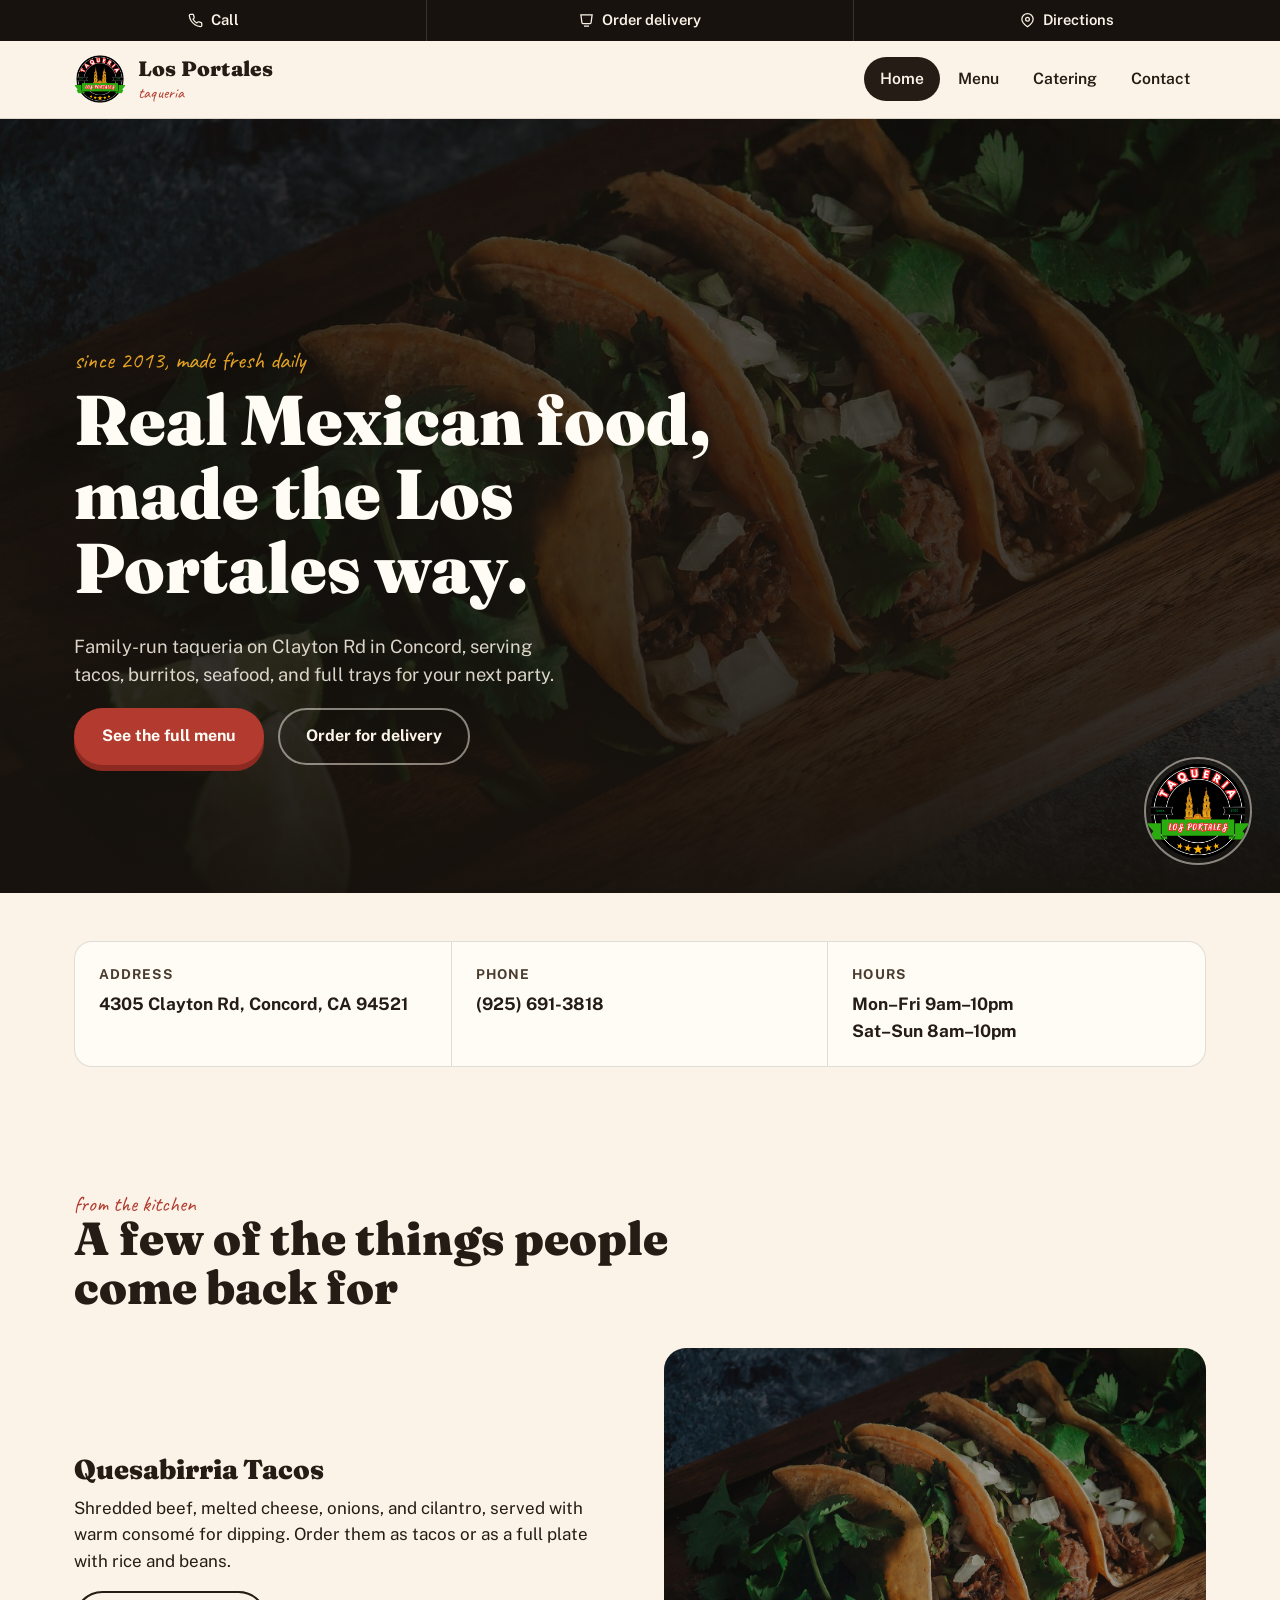
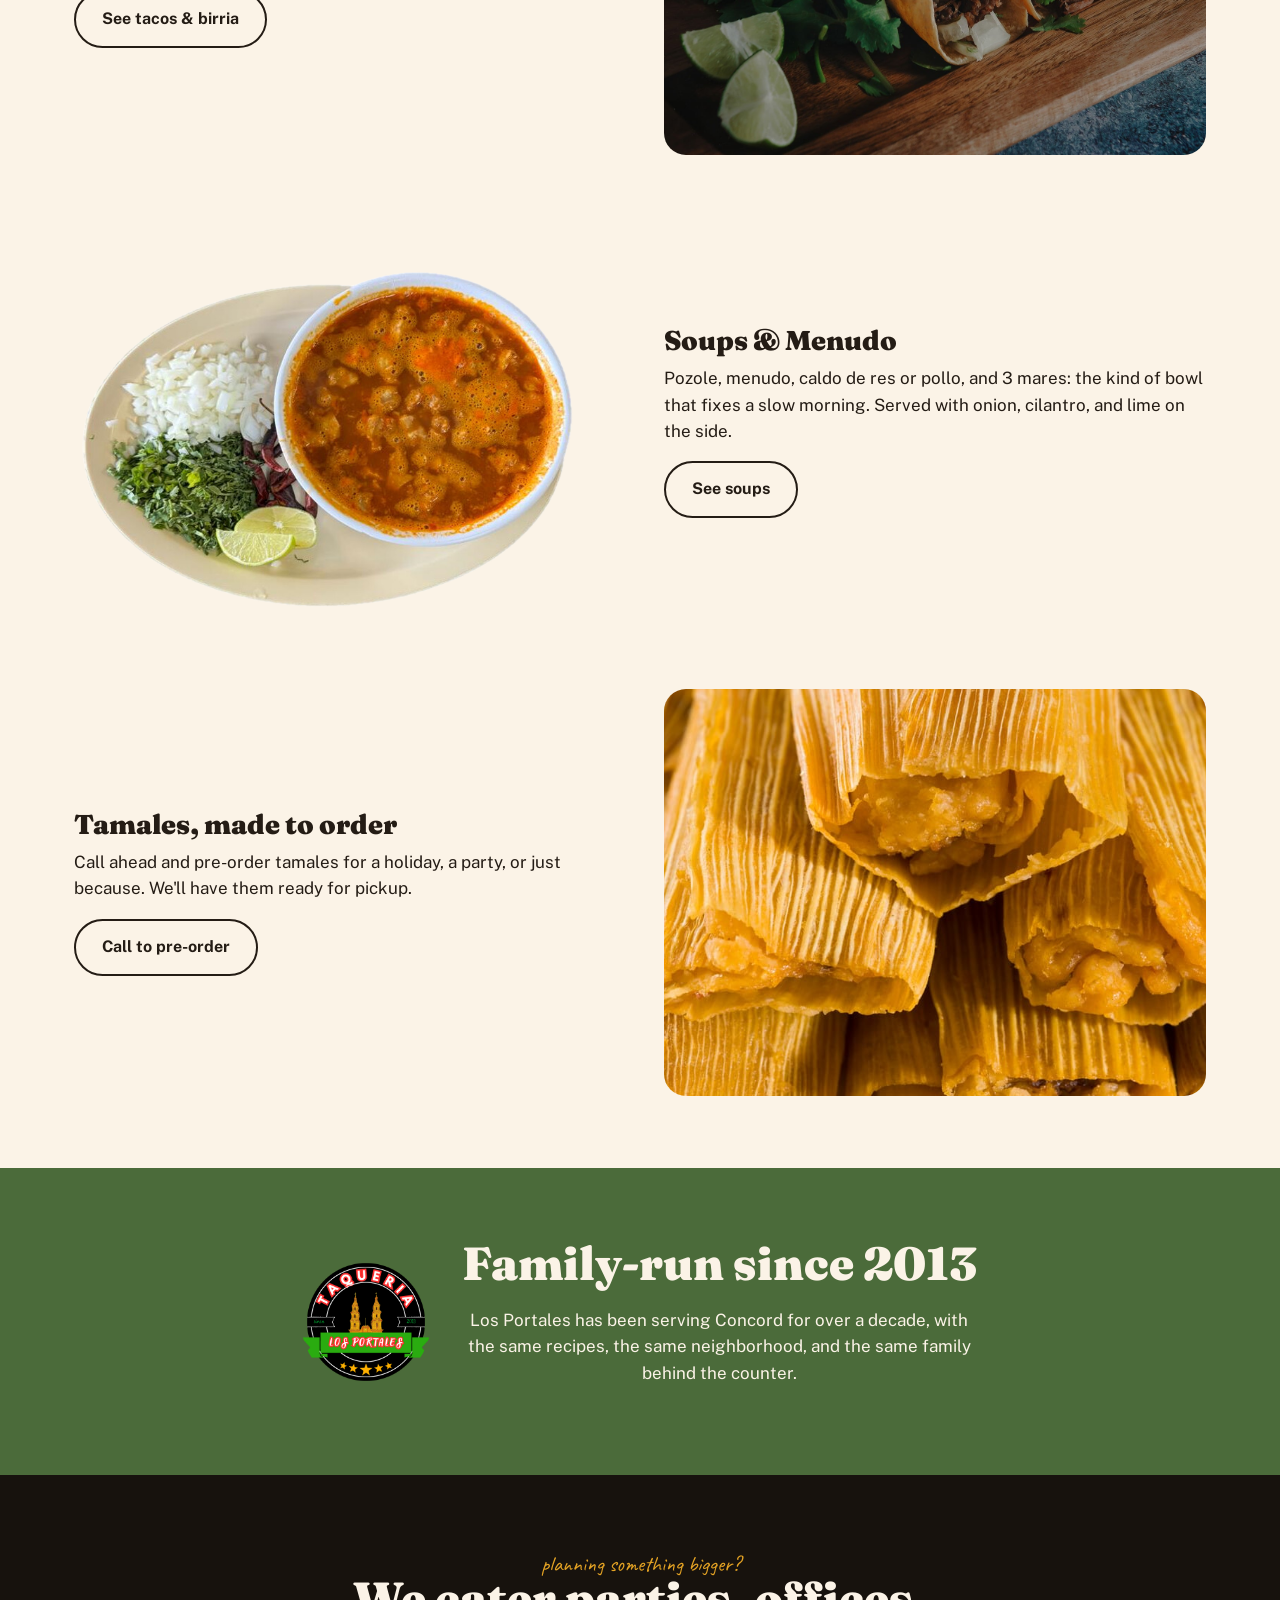
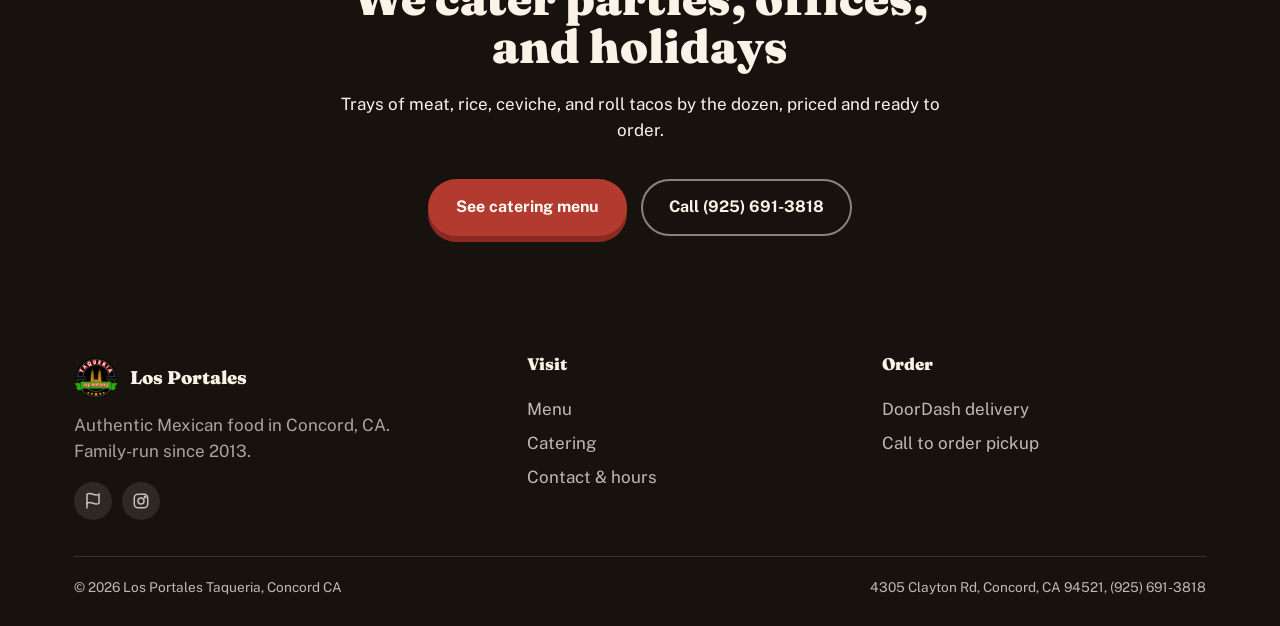
<file: index.html>
<!doctype html>
<html lang="en">
<head>
<meta charset="UTF-8">
<meta name="viewport" content="width=device-width, initial-scale=1">
<title>Los Portales Taqueria | Authentic Mexican Food in Concord, CA</title>
<meta name="description" content="Family-run Mexican taqueria in Concord, CA since 2013. Tacos, burritos, seafood, and catering. Order delivery, call ahead, or stop by 4305 Clayton Rd.">
<link rel="icon" href="assets/logo.png">
<link rel="preconnect" href="https://fonts.googleapis.com">
<link rel="preconnect" href="https://fonts.gstatic.com" crossorigin>
<link href="https://fonts.googleapis.com/css2?family=Fraunces:opsz,wght@9..144,500;9..144,900&family=Public+Sans:wght@400;600;700&family=Caveat:wght@600&display=swap" rel="stylesheet">
<link rel="stylesheet" href="css/style.css">
<script type="application/ld+json">
{
  "@context": "https://schema.org",
  "@type": "MexicanRestaurant",
  "name": "Los Portales Taqueria",
  "image": "https://losportales-example.com/assets/hero-tacos.jpg",
  "telephone": "+1-925-691-3818",
  "servesCuisine": "Mexican",
  "priceRange": "$$",
  "address": {
    "@type": "PostalAddress",
    "streetAddress": "4305 Clayton Rd",
    "addressLocality": "Concord",
    "addressRegion": "CA",
    "postalCode": "94521",
    "addressCountry": "US"
  },
  "openingHoursSpecification": [
    {
      "@type": "OpeningHoursSpecification",
      "dayOfWeek": ["Monday", "Tuesday", "Wednesday", "Thursday", "Friday"],
      "opens": "09:00",
      "closes": "22:00"
    },
    {
      "@type": "OpeningHoursSpecification",
      "dayOfWeek": ["Saturday", "Sunday"],
      "opens": "08:00",
      "closes": "22:00"
    }
  ]
}
</script>
</head>
<body>

<header class="site">
  <div class="quickbar">
    <a href="tel:+19256913818"><svg viewBox="0 0 24 24" fill="none" stroke="currentColor" stroke-width="2"><path d="M22 16.92v3a2 2 0 0 1-2.18 2 19.79 19.79 0 0 1-8.63-3.07 19.5 19.5 0 0 1-6-6 19.79 19.79 0 0 1-3.07-8.67A2 2 0 0 1 4.11 2h3a2 2 0 0 1 2 1.72c.127.96.362 1.903.7 2.81a2 2 0 0 1-.45 2.11L8.09 9.91a16 16 0 0 0 6 6l1.27-1.27a2 2 0 0 1 2.11-.45c.907.338 1.85.573 2.81.7A2 2 0 0 1 22 16.92z"/></svg> Call</a>
    <a href="https://www.doordash.com/store/taqueria-los-portales-concord-377909/" target="_blank" rel="noopener"><svg viewBox="0 0 24 24" fill="none" stroke="currentColor" stroke-width="2"><path d="M3 3h18l-1.68 12.39A2 2 0 0 1 17.34 17H6.66a2 2 0 0 1-1.98-1.61L3 3z"/><path d="M8 21h8"/></svg> Order delivery</a>
    <a href="https://www.google.com/maps?q=Los+Portales+Taqueria,+4305+Clayton+Rd,+Concord,+CA+94521" target="_blank" rel="noopener"><svg viewBox="0 0 24 24" fill="none" stroke="currentColor" stroke-width="2"><path d="M21 10c0 6-9 12-9 12s-9-6-9-12a9 9 0 0 1 18 0z"/><circle cx="12" cy="10" r="3"/></svg> Directions</a>
  </div>
  <nav class="nav">
    <a class="brand" href="index.html">
      <img src="assets/logo.png" alt="Los Portales Taqueria logo">
      <span class="brand-text">Los Portales<span>taqueria</span></span>
    </a>
    <button class="nav-toggle" aria-label="Open menu" aria-expanded="false">
      <svg viewBox="0 0 24 24" fill="none" stroke="currentColor" stroke-width="2"><path d="M3 6h18M3 12h18M3 18h18"/></svg>
    </button>
    <div class="nav-links">
      <a href="index.html" class="current">Home</a>
      <a href="menu.html">Menu</a>
      <a href="catering.html">Catering</a>
      <a href="contact.html">Contact</a>
    </div>
  </nav>
</header>

<main>
<section class="hero">
  <img class="hero-bg" src="assets/hero-tacos.jpg" alt="Three tacos with cilantro, onion, and lime on a wooden board">
  <div class="hero-content">
    <p class="kicker">since 2013, made fresh daily</p>
    <h1>Real Mexican food, made the Los Portales way.</h1>
    <p class="lede">Family-run taqueria on Clayton Rd in Concord, serving tacos, burritos, seafood, and full trays for your next party.</p>
    <div class="btn-row">
      <a class="btn btn-chile" href="menu.html">See the full menu</a>
      <a class="btn btn-ghost-light" href="https://www.doordash.com/store/taqueria-los-portales-concord-377909/" target="_blank" rel="noopener">Order for delivery</a>
    </div>
  </div>
  <img class="since-badge" src="assets/logo.png" alt="">
</section>

<section class="tight">
  <div class="wrap">
    <div class="info-strip">
      <div>
        <div class="label">Address</div>
        <div class="value"><a href="https://www.google.com/maps?q=Los+Portales+Taqueria,+4305+Clayton+Rd,+Concord,+CA+94521" target="_blank" rel="noopener">4305 Clayton Rd, Concord, CA 94521</a></div>
      </div>
      <div>
        <div class="label">Phone</div>
        <div class="value"><a href="tel:+19256913818">(925) 691-3818</a></div>
      </div>
      <div>
        <div class="label">Hours</div>
        <div class="value">Mon–Fri 9am–10pm</div>
        <div class="value">Sat–Sun 8am–10pm</div>
      </div>
    </div>
  </div>
</section>

<section>
  <div class="wrap">
    <div class="section-head">
      <span class="eyebrow">from the kitchen</span>
      <h2>A few of the things people come back for</h2>
    </div>

    <div class="dish-band">
      <img src="assets/hero-tacos.jpg" alt="Tacos with meat, onion, and cilantro">
      <div>
        <h3>Quesabirria Tacos</h3>
        <p>Shredded beef, melted cheese, onions, and cilantro, served with warm consomé for dipping. Order them as tacos or as a full plate with rice and beans.</p>
        <a class="btn btn-line" href="menu.html#tacos">See tacos &amp; birria</a>
      </div>
    </div>

    <div class="dish-band">
      <img src="assets/menudo.png" alt="Bowl of menudo with a side of chopped onion, cilantro, and lime">
      <div>
        <h3>Soups &amp; Menudo</h3>
        <p>Pozole, menudo, caldo de res or pollo, and 3 mares: the kind of bowl that fixes a slow morning. Served with onion, cilantro, and lime on the side.</p>
        <a class="btn btn-line" href="menu.html#soups">See soups</a>
      </div>
    </div>

    <div class="dish-band">
      <img src="assets/tamales.jpg" alt="Fresh tamales wrapped in corn husks">
      <div>
        <h3>Tamales, made to order</h3>
        <p>Call ahead and pre-order tamales for a holiday, a party, or just because. We'll have them ready for pickup.</p>
        <a class="btn btn-line" href="tel:+19256913818">Call to pre-order</a>
      </div>
    </div>
  </div>
</section>

<section class="bg-avocado">
  <div class="wrap heritage">
    <img src="assets/logo.png" alt="Los Portales Taqueria est. 2013 badge">
    <div class="heritage-copy">
      <h2>Family-run since 2013</h2>
      <p>Los Portales has been serving Concord for over a decade, with the same recipes, the same neighborhood, and the same family behind the counter.</p>
    </div>
  </div>
</section>

<section class="bg-char center">
  <div class="wrap">
    <div class="section-head" style="margin-left:auto;margin-right:auto;">
      <span class="eyebrow">planning something bigger?</span>
      <h2>We cater parties, offices, and holidays</h2>
      <p style="margin-left:auto;margin-right:auto;">Trays of meat, rice, ceviche, and roll tacos by the dozen, priced and ready to order.</p>
    </div>
    <div class="btn-row" style="justify-content:center;">
      <a class="btn btn-chile" href="catering.html">See catering menu</a>
      <a class="btn btn-ghost-light" href="tel:+19256913818">Call (925) 691-3818</a>
    </div>
  </div>
</section>
</main>

<footer class="site">
  <div class="wrap">
    <div class="footer-grid">
      <div>
        <div class="foot-brand">
          <img src="assets/logo.png" alt="">
          <span>Los Portales</span>
        </div>
        <p style="max-width:34ch;color:rgba(251,243,231,0.65);">Authentic Mexican food in Concord, CA. Family-run since 2013.</p>
        <div class="social-row">
          <a href="https://www.yelp.com/search?find_desc=Los+Portales+Taqueria&find_loc=Concord%2C+CA" target="_blank" rel="noopener" aria-label="Find us on Yelp">
            <svg viewBox="0 0 24 24" fill="none" stroke="currentColor" stroke-width="2"><path d="M4 15s1-1 4-1 5 2 8 2 4-1 4-1V3s-1 1-4 1-5-2-8-2-4 1-4 1z"/><path d="M4 22V15"/></svg>
          </a>
          <a href="https://www.instagram.com/losportalesconcord" target="_blank" rel="noopener" aria-label="Follow us on Instagram">
            <svg viewBox="0 0 24 24" fill="none" stroke="currentColor" stroke-width="2"><rect x="3" y="3" width="18" height="18" rx="5"/><circle cx="12" cy="12" r="4"/><circle cx="17.5" cy="6.5" r="1"/></svg>
          </a>
        </div>
      </div>
      <div class="foot-links">
        <h3>Visit</h3>
        <a href="menu.html">Menu</a>
        <a href="catering.html">Catering</a>
        <a href="contact.html">Contact &amp; hours</a>
      </div>
      <div class="foot-links">
        <h3>Order</h3>
        <a href="https://www.doordash.com/store/taqueria-los-portales-concord-377909/" target="_blank" rel="noopener">DoorDash delivery</a>
        <a href="tel:+19256913818">Call to order pickup</a>
      </div>
    </div>
    <div class="foot-bottom">
      <span>© 2026 Los Portales Taqueria, Concord CA</span>
      <span>4305 Clayton Rd, Concord, CA 94521, (925) 691-3818</span>
    </div>
  </div>
</footer>

<script src="js/main.js"></script>
</body>
</html>
</file>
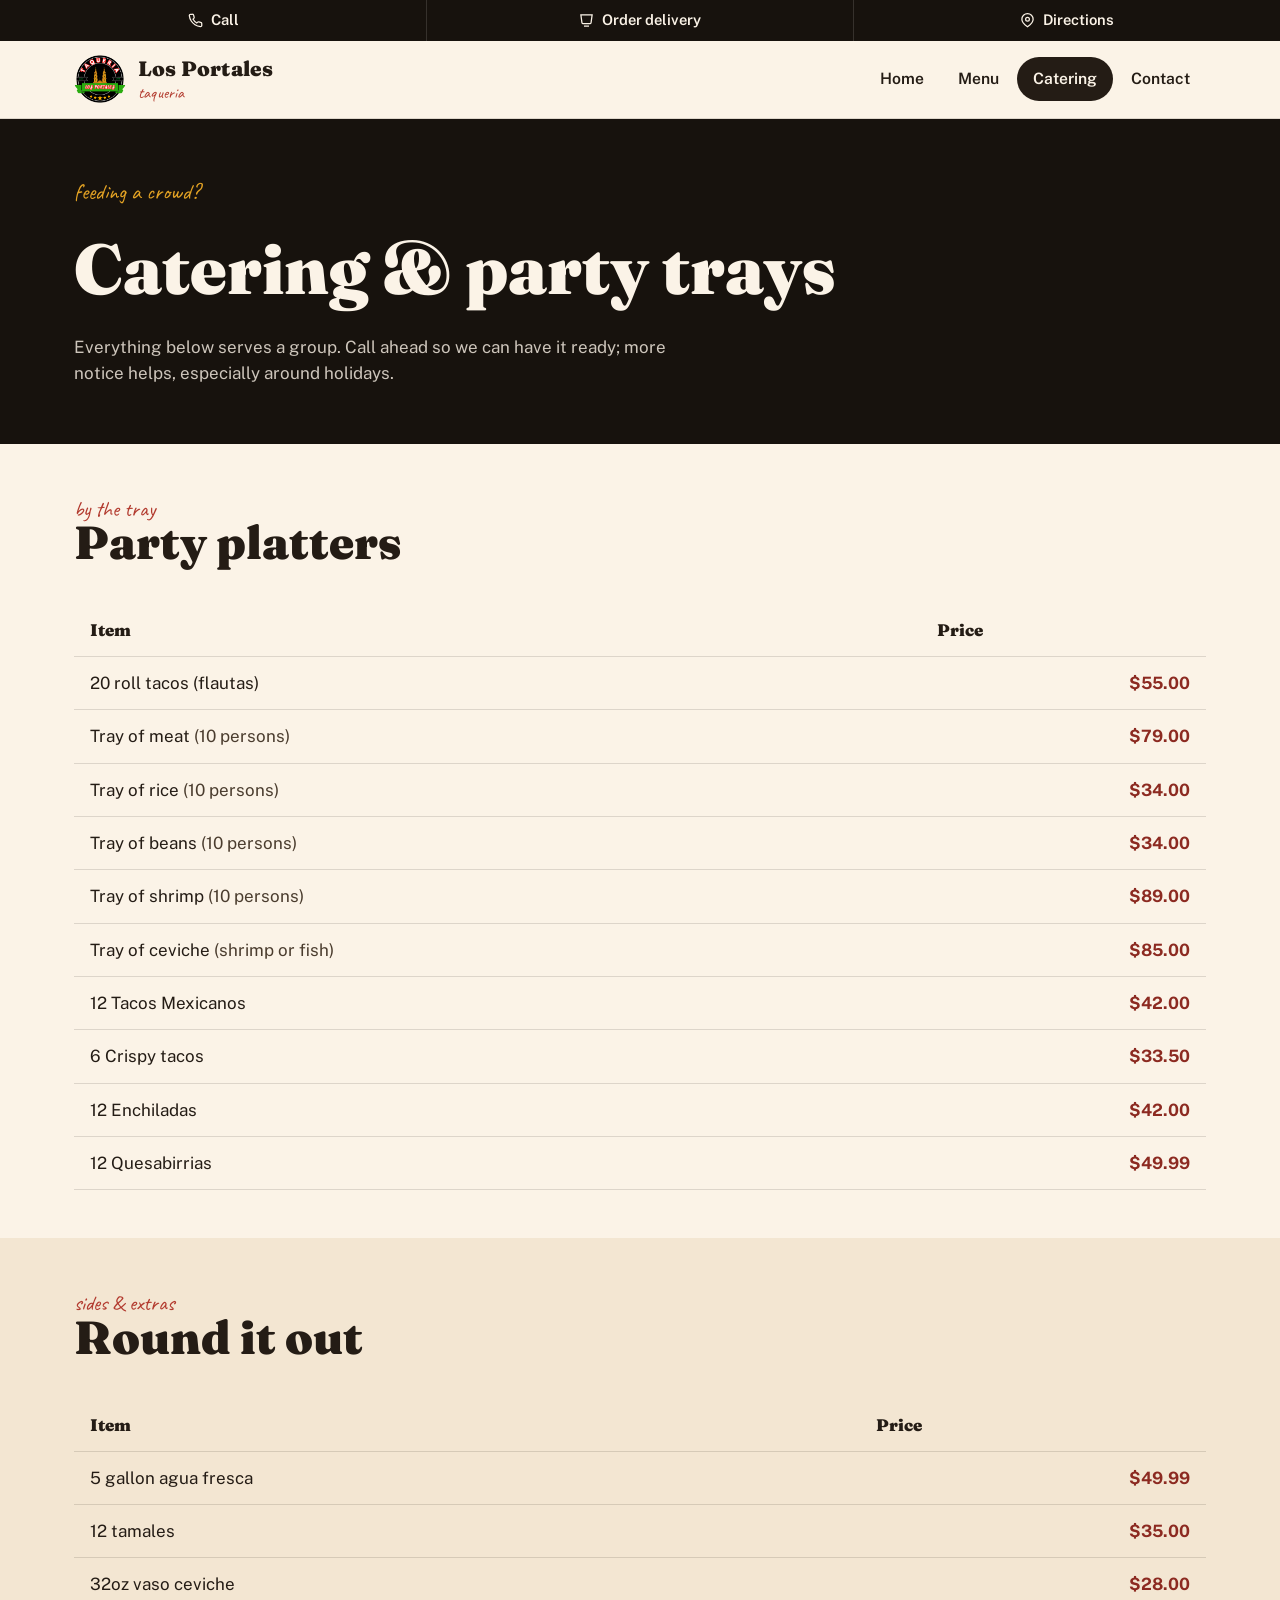
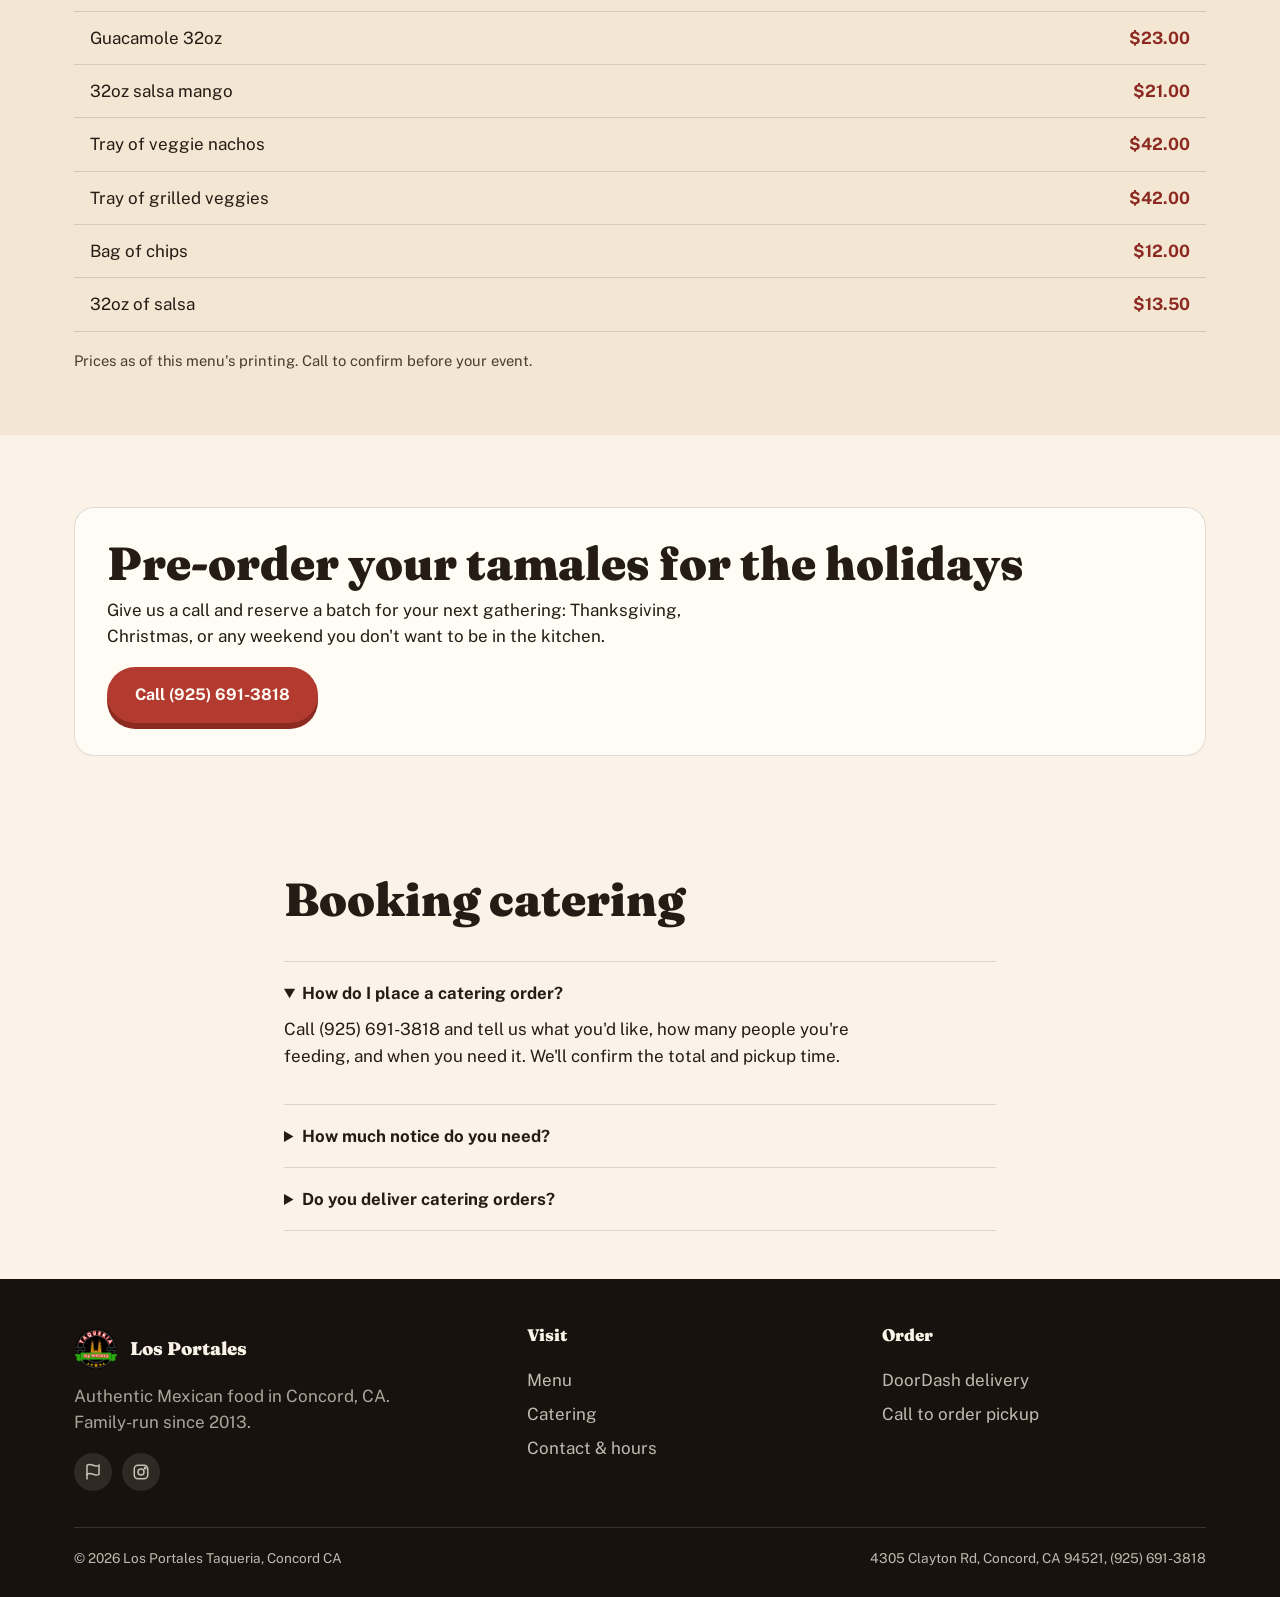
<file: catering.html>
<!doctype html>
<html lang="en">
<head>
<meta charset="UTF-8">
<meta name="viewport" content="width=device-width, initial-scale=1">
<title>Catering | Los Portales Taqueria</title>
<meta name="description" content="Catering trays, party platters, and pre-order tamales from Los Portales Taqueria in Concord, CA. Call (925) 691-3818 to book.">
<link rel="icon" href="assets/logo.png">
<link rel="preconnect" href="https://fonts.googleapis.com">
<link rel="preconnect" href="https://fonts.gstatic.com" crossorigin>
<link href="https://fonts.googleapis.com/css2?family=Fraunces:opsz,wght@9..144,500;9..144,900&family=Public+Sans:wght@400;600;700&family=Caveat:wght@600&display=swap" rel="stylesheet">
<link rel="stylesheet" href="css/style.css">
</head>
<body>

<header class="site">
  <div class="quickbar">
    <a href="tel:+19256913818"><svg viewBox="0 0 24 24" fill="none" stroke="currentColor" stroke-width="2"><path d="M22 16.92v3a2 2 0 0 1-2.18 2 19.79 19.79 0 0 1-8.63-3.07 19.5 19.5 0 0 1-6-6 19.79 19.79 0 0 1-3.07-8.67A2 2 0 0 1 4.11 2h3a2 2 0 0 1 2 1.72c.127.96.362 1.903.7 2.81a2 2 0 0 1-.45 2.11L8.09 9.91a16 16 0 0 0 6 6l1.27-1.27a2 2 0 0 1 2.11-.45c.907.338 1.85.573 2.81.7A2 2 0 0 1 22 16.92z"/></svg> Call</a>
    <a href="https://www.doordash.com/store/taqueria-los-portales-concord-377909/" target="_blank" rel="noopener"><svg viewBox="0 0 24 24" fill="none" stroke="currentColor" stroke-width="2"><path d="M3 3h18l-1.68 12.39A2 2 0 0 1 17.34 17H6.66a2 2 0 0 1-1.98-1.61L3 3z"/><path d="M8 21h8"/></svg> Order delivery</a>
    <a href="https://www.google.com/maps?q=Los+Portales+Taqueria,+4305+Clayton+Rd,+Concord,+CA+94521" target="_blank" rel="noopener"><svg viewBox="0 0 24 24" fill="none" stroke="currentColor" stroke-width="2"><path d="M21 10c0 6-9 12-9 12s-9-6-9-12a9 9 0 0 1 18 0z"/><circle cx="12" cy="10" r="3"/></svg> Directions</a>
  </div>
  <nav class="nav">
    <a class="brand" href="index.html">
      <img src="assets/logo.png" alt="Los Portales Taqueria logo">
      <span class="brand-text">Los Portales<span>taqueria</span></span>
    </a>
    <button class="nav-toggle" aria-label="Open menu" aria-expanded="false">
      <svg viewBox="0 0 24 24" fill="none" stroke="currentColor" stroke-width="2"><path d="M3 6h18M3 12h18M3 18h18"/></svg>
    </button>
    <div class="nav-links">
      <a href="index.html">Home</a>
      <a href="menu.html">Menu</a>
      <a href="catering.html" class="current">Catering</a>
      <a href="contact.html">Contact</a>
    </div>
  </nav>
</header>

<main>
<div class="page-hero">
  <div class="wrap">
    <p class="eyebrow">feeding a crowd?</p>
    <h1>Catering &amp; party trays</h1>
    <p>Everything below serves a group. Call ahead so we can have it ready; more notice helps, especially around holidays.</p>
  </div>
</div>

<section class="tight">
  <div class="wrap">
    <div class="section-head">
      <span class="eyebrow">by the tray</span>
      <h2>Party platters</h2>
    </div>
    <table class="pkg-table">
      <thead>
        <tr><th>Item</th><th class="price">Price</th></tr>
      </thead>
      <tbody>
        <tr><td>20 roll tacos (flautas)</td><td class="price">$55.00</td></tr>
        <tr><td>Tray of meat <span style="color:var(--ink-soft);font-weight:400;">(10 persons)</span></td><td class="price">$79.00</td></tr>
        <tr><td>Tray of rice <span style="color:var(--ink-soft);font-weight:400;">(10 persons)</span></td><td class="price">$34.00</td></tr>
        <tr><td>Tray of beans <span style="color:var(--ink-soft);font-weight:400;">(10 persons)</span></td><td class="price">$34.00</td></tr>
        <tr><td>Tray of shrimp <span style="color:var(--ink-soft);font-weight:400;">(10 persons)</span></td><td class="price">$89.00</td></tr>
        <tr><td>Tray of ceviche <span style="color:var(--ink-soft);font-weight:400;">(shrimp or fish)</span></td><td class="price">$85.00</td></tr>
        <tr><td>12 Tacos Mexicanos</td><td class="price">$42.00</td></tr>
        <tr><td>6 Crispy tacos</td><td class="price">$33.50</td></tr>
        <tr><td>12 Enchiladas</td><td class="price">$42.00</td></tr>
        <tr><td>12 Quesabirrias</td><td class="price">$49.99</td></tr>
      </tbody>
    </table>
  </div>
</section>

<section class="tight bg-dim">
  <div class="wrap">
    <div class="section-head">
      <span class="eyebrow">sides &amp; extras</span>
      <h2>Round it out</h2>
    </div>
    <table class="pkg-table">
      <thead>
        <tr><th>Item</th><th class="price">Price</th></tr>
      </thead>
      <tbody>
        <tr><td>5 gallon agua fresca</td><td class="price">$49.99</td></tr>
        <tr><td>12 tamales</td><td class="price">$35.00</td></tr>
        <tr><td>32oz vaso ceviche</td><td class="price">$28.00</td></tr>
        <tr><td>Guacamole 32oz</td><td class="price">$23.00</td></tr>
        <tr><td>32oz salsa mango</td><td class="price">$21.00</td></tr>
        <tr><td>Tray of veggie nachos</td><td class="price">$42.00</td></tr>
        <tr><td>Tray of grilled veggies</td><td class="price">$42.00</td></tr>
        <tr><td>Bag of chips</td><td class="price">$12.00</td></tr>
        <tr><td>32oz of salsa</td><td class="price">$13.50</td></tr>
      </tbody>
    </table>
    <p style="margin-top:18px;font-size:0.92rem;color:var(--ink-soft);">Prices as of this menu's printing. Call to confirm before your event.</p>
  </div>
</section>

<section>
  <div class="wrap">
    <div class="callout-card">
      <h2 style="margin-bottom:8px;">Pre-order your tamales for the holidays</h2>
      <p>Give us a call and reserve a batch for your next gathering: Thanksgiving, Christmas, or any weekend you don't want to be in the kitchen.</p>
      <div class="btn-row">
        <a class="btn btn-chile" href="tel:+19256913818">Call (925) 691-3818</a>
      </div>
    </div>
  </div>
</section>

<section class="tight">
  <div class="wrap" style="max-width:760px;">
    <div class="section-head"><h2>Booking catering</h2></div>
    <div class="faq">
      <details open>
        <summary>How do I place a catering order?</summary>
        <p>Call (925) 691-3818 and tell us what you'd like, how many people you're feeding, and when you need it. We'll confirm the total and pickup time.</p>
      </details>
      <details>
        <summary>How much notice do you need?</summary>
        <p>The more the better. For anything over a few trays, or for holiday tamale orders, call at least 2-3 days ahead so we can prep enough.</p>
      </details>
      <details>
        <summary>Do you deliver catering orders?</summary>
        <p>Pickup is standard for catering trays. Ask when you call if you need delivery for a larger event.</p>
      </details>
    </div>
  </div>
</section>
</main>

<footer class="site">
  <div class="wrap">
    <div class="footer-grid">
      <div>
        <div class="foot-brand">
          <img src="assets/logo.png" alt="">
          <span>Los Portales</span>
        </div>
        <p style="max-width:34ch;color:rgba(251,243,231,0.65);">Authentic Mexican food in Concord, CA. Family-run since 2013.</p>
        <div class="social-row">
          <a href="https://www.yelp.com/search?find_desc=Los+Portales+Taqueria&find_loc=Concord%2C+CA" target="_blank" rel="noopener" aria-label="Find us on Yelp">
            <svg viewBox="0 0 24 24" fill="none" stroke="currentColor" stroke-width="2"><path d="M4 15s1-1 4-1 5 2 8 2 4-1 4-1V3s-1 1-4 1-5-2-8-2-4 1-4 1z"/><path d="M4 22V15"/></svg>
          </a>
          <a href="https://www.instagram.com/losportalesconcord" target="_blank" rel="noopener" aria-label="Follow us on Instagram">
            <svg viewBox="0 0 24 24" fill="none" stroke="currentColor" stroke-width="2"><rect x="3" y="3" width="18" height="18" rx="5"/><circle cx="12" cy="12" r="4"/><circle cx="17.5" cy="6.5" r="1"/></svg>
          </a>
        </div>
      </div>
      <div class="foot-links">
        <h3>Visit</h3>
        <a href="menu.html">Menu</a>
        <a href="catering.html">Catering</a>
        <a href="contact.html">Contact &amp; hours</a>
      </div>
      <div class="foot-links">
        <h3>Order</h3>
        <a href="https://www.doordash.com/store/taqueria-los-portales-concord-377909/" target="_blank" rel="noopener">DoorDash delivery</a>
        <a href="tel:+19256913818">Call to order pickup</a>
      </div>
    </div>
    <div class="foot-bottom">
      <span>© 2026 Los Portales Taqueria, Concord CA</span>
      <span>4305 Clayton Rd, Concord, CA 94521, (925) 691-3818</span>
    </div>
  </div>
</footer>

<script src="js/main.js"></script>
</body>
</html>
</file>
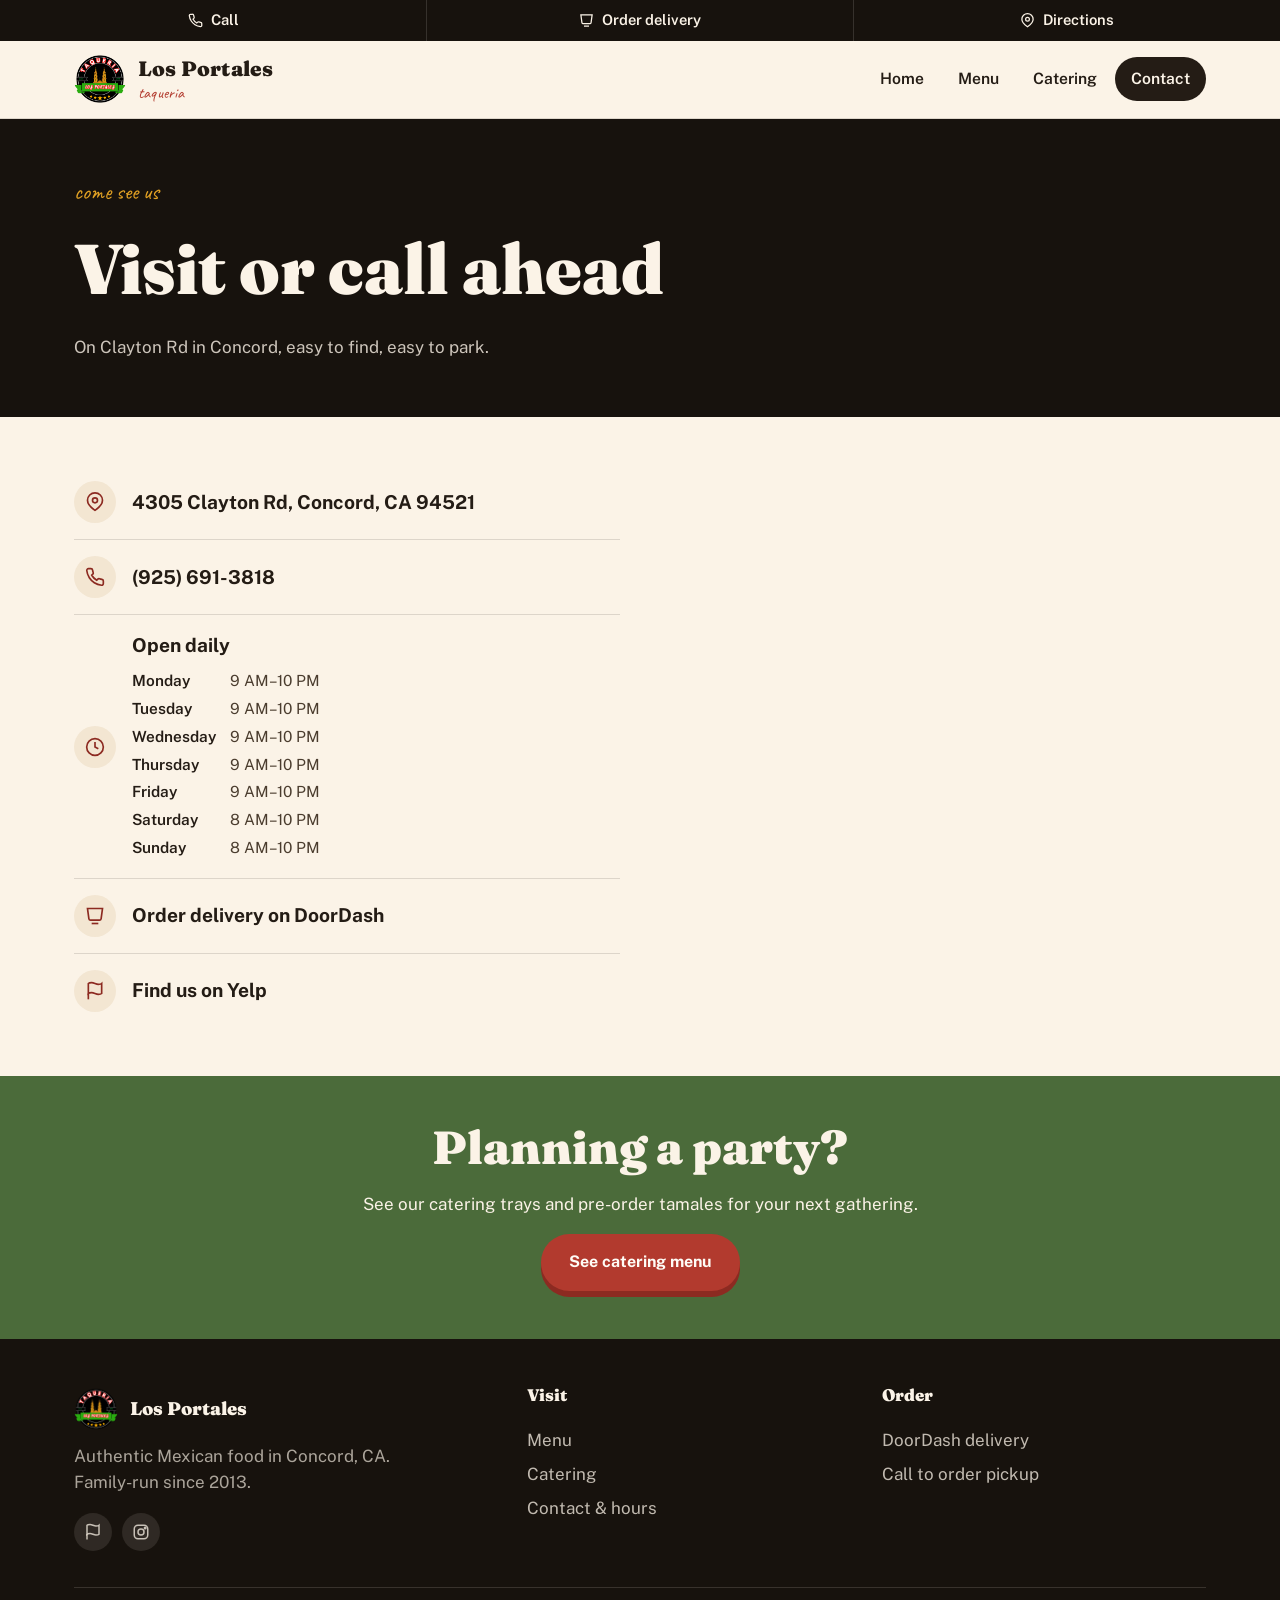
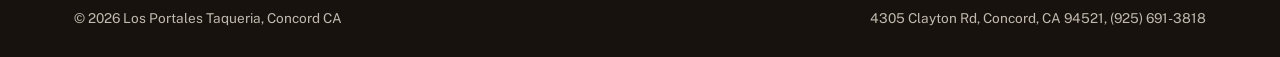
<file: contact.html>
<!doctype html>
<html lang="en">
<head>
<meta charset="UTF-8">
<meta name="viewport" content="width=device-width, initial-scale=1">
<title>Contact &amp; Hours | Los Portales Taqueria</title>
<meta name="description" content="Visit Los Portales Taqueria at 4305 Clayton Rd, Concord, CA. Call (925) 691-3818, get directions, or find us on Yelp.">
<link rel="icon" href="assets/logo.png">
<link rel="preconnect" href="https://fonts.googleapis.com">
<link rel="preconnect" href="https://fonts.gstatic.com" crossorigin>
<link href="https://fonts.googleapis.com/css2?family=Fraunces:opsz,wght@9..144,500;9..144,900&family=Public+Sans:wght@400;600;700&family=Caveat:wght@600&display=swap" rel="stylesheet">
<link rel="stylesheet" href="css/style.css">
</head>
<body>

<header class="site">
  <div class="quickbar">
    <a href="tel:+19256913818"><svg viewBox="0 0 24 24" fill="none" stroke="currentColor" stroke-width="2"><path d="M22 16.92v3a2 2 0 0 1-2.18 2 19.79 19.79 0 0 1-8.63-3.07 19.5 19.5 0 0 1-6-6 19.79 19.79 0 0 1-3.07-8.67A2 2 0 0 1 4.11 2h3a2 2 0 0 1 2 1.72c.127.96.362 1.903.7 2.81a2 2 0 0 1-.45 2.11L8.09 9.91a16 16 0 0 0 6 6l1.27-1.27a2 2 0 0 1 2.11-.45c.907.338 1.85.573 2.81.7A2 2 0 0 1 22 16.92z"/></svg> Call</a>
    <a href="https://www.doordash.com/store/taqueria-los-portales-concord-377909/" target="_blank" rel="noopener"><svg viewBox="0 0 24 24" fill="none" stroke="currentColor" stroke-width="2"><path d="M3 3h18l-1.68 12.39A2 2 0 0 1 17.34 17H6.66a2 2 0 0 1-1.98-1.61L3 3z"/><path d="M8 21h8"/></svg> Order delivery</a>
    <a href="https://www.google.com/maps?q=Los+Portales+Taqueria,+4305+Clayton+Rd,+Concord,+CA+94521" target="_blank" rel="noopener"><svg viewBox="0 0 24 24" fill="none" stroke="currentColor" stroke-width="2"><path d="M21 10c0 6-9 12-9 12s-9-6-9-12a9 9 0 0 1 18 0z"/><circle cx="12" cy="10" r="3"/></svg> Directions</a>
  </div>
  <nav class="nav">
    <a class="brand" href="index.html">
      <img src="assets/logo.png" alt="Los Portales Taqueria logo">
      <span class="brand-text">Los Portales<span>taqueria</span></span>
    </a>
    <button class="nav-toggle" aria-label="Open menu" aria-expanded="false">
      <svg viewBox="0 0 24 24" fill="none" stroke="currentColor" stroke-width="2"><path d="M3 6h18M3 12h18M3 18h18"/></svg>
    </button>
    <div class="nav-links">
      <a href="index.html">Home</a>
      <a href="menu.html">Menu</a>
      <a href="catering.html">Catering</a>
      <a href="contact.html" class="current">Contact</a>
    </div>
  </nav>
</header>

<main>
<div class="page-hero">
  <div class="wrap">
    <p class="eyebrow">come see us</p>
    <h1>Visit or call ahead</h1>
    <p>On Clayton Rd in Concord, easy to find, easy to park.</p>
  </div>
</div>

<section class="tight">
  <div class="wrap contact-grid">
    <div>
      <div class="contact-row">
        <div class="ico"><svg viewBox="0 0 24 24" fill="none" stroke="currentColor" stroke-width="2"><path d="M21 10c0 6-9 12-9 12s-9-6-9-12a9 9 0 0 1 18 0z"/><circle cx="12" cy="10" r="3"/></svg></div>
        <div>
          <div class="big"><a href="https://www.google.com/maps?q=Los+Portales+Taqueria,+4305+Clayton+Rd,+Concord,+CA+94521" target="_blank" rel="noopener">4305 Clayton Rd, Concord, CA 94521</a></div>
        </div>
      </div>
      <div class="contact-row">
        <div class="ico"><svg viewBox="0 0 24 24" fill="none" stroke="currentColor" stroke-width="2"><path d="M22 16.92v3a2 2 0 0 1-2.18 2 19.79 19.79 0 0 1-8.63-3.07 19.5 19.5 0 0 1-6-6 19.79 19.79 0 0 1-3.07-8.67A2 2 0 0 1 4.11 2h3a2 2 0 0 1 2 1.72c.127.96.362 1.903.7 2.81a2 2 0 0 1-.45 2.11L8.09 9.91a16 16 0 0 0 6 6l1.27-1.27a2 2 0 0 1 2.11-.45c.907.338 1.85.573 2.81.7A2 2 0 0 1 22 16.92z"/></svg></div>
        <div><div class="big"><a href="tel:+19256913818">(925) 691-3818</a></div></div>
      </div>
      <div class="contact-row">
        <div class="ico"><svg viewBox="0 0 24 24" fill="none" stroke="currentColor" stroke-width="2"><circle cx="12" cy="12" r="10"/><path d="M12 6v6l4 2"/></svg></div>
        <div>
          <div class="big">Open daily</div>
          <table class="hours-table">
            <tr><th>Monday</th><td>9 AM–10 PM</td></tr>
            <tr><th>Tuesday</th><td>9 AM–10 PM</td></tr>
            <tr><th>Wednesday</th><td>9 AM–10 PM</td></tr>
            <tr><th>Thursday</th><td>9 AM–10 PM</td></tr>
            <tr><th>Friday</th><td>9 AM–10 PM</td></tr>
            <tr><th>Saturday</th><td>8 AM–10 PM</td></tr>
            <tr><th>Sunday</th><td>8 AM–10 PM</td></tr>
          </table>
        </div>
      </div>
      <div class="contact-row">
        <div class="ico"><svg viewBox="0 0 24 24" fill="none" stroke="currentColor" stroke-width="2"><path d="M3 3h18l-1.68 12.39A2 2 0 0 1 17.34 17H6.66a2 2 0 0 1-1.98-1.61L3 3z"/><path d="M8 21h8"/></svg></div>
        <div>
          <div class="big"><a href="https://www.doordash.com/store/taqueria-los-portales-concord-377909/" target="_blank" rel="noopener">Order delivery on DoorDash</a></div>
        </div>
      </div>
      <div class="contact-row">
        <div class="ico"><svg viewBox="0 0 24 24" fill="none" stroke="currentColor" stroke-width="2"><path d="M4 15s1-1 4-1 5 2 8 2 4-1 4-1V3s-1 1-4 1-5-2-8-2-4 1-4 1z"/><path d="M4 22V15"/></svg></div>
        <div>
          <div class="big"><a href="https://www.yelp.com/search?find_desc=Los+Portales+Taqueria&find_loc=Concord%2C+CA" target="_blank" rel="noopener">Find us on Yelp</a></div>
        </div>
      </div>
    </div>

    <iframe
      title="Map to Los Portales Taqueria, 4305 Clayton Rd, Concord, CA 94521"
      src="https://www.google.com/maps?q=Los+Portales+Taqueria,+4305+Clayton+Rd,+Concord,+CA+94521&output=embed"
      loading="lazy"
      referrerpolicy="no-referrer-when-downgrade">
    </iframe>
  </div>
</section>

<section class="bg-avocado center tight">
  <div class="wrap">
    <h2>Planning a party?</h2>
    <p style="margin-left:auto;margin-right:auto;">See our catering trays and pre-order tamales for your next gathering.</p>
    <div class="btn-row" style="justify-content:center;">
      <a class="btn btn-chile" href="catering.html">See catering menu</a>
    </div>
  </div>
</section>
</main>

<footer class="site">
  <div class="wrap">
    <div class="footer-grid">
      <div>
        <div class="foot-brand">
          <img src="assets/logo.png" alt="">
          <span>Los Portales</span>
        </div>
        <p style="max-width:34ch;color:rgba(251,243,231,0.65);">Authentic Mexican food in Concord, CA. Family-run since 2013.</p>
        <div class="social-row">
          <a href="https://www.yelp.com/search?find_desc=Los+Portales+Taqueria&find_loc=Concord%2C+CA" target="_blank" rel="noopener" aria-label="Find us on Yelp">
            <svg viewBox="0 0 24 24" fill="none" stroke="currentColor" stroke-width="2"><path d="M4 15s1-1 4-1 5 2 8 2 4-1 4-1V3s-1 1-4 1-5-2-8-2-4 1-4 1z"/><path d="M4 22V15"/></svg>
          </a>
          <a href="https://www.instagram.com/losportalesconcord" target="_blank" rel="noopener" aria-label="Follow us on Instagram">
            <svg viewBox="0 0 24 24" fill="none" stroke="currentColor" stroke-width="2"><rect x="3" y="3" width="18" height="18" rx="5"/><circle cx="12" cy="12" r="4"/><circle cx="17.5" cy="6.5" r="1"/></svg>
          </a>
        </div>
      </div>
      <div class="foot-links">
        <h3>Visit</h3>
        <a href="menu.html">Menu</a>
        <a href="catering.html">Catering</a>
        <a href="contact.html">Contact &amp; hours</a>
      </div>
      <div class="foot-links">
        <h3>Order</h3>
        <a href="https://www.doordash.com/store/taqueria-los-portales-concord-377909/" target="_blank" rel="noopener">DoorDash delivery</a>
        <a href="tel:+19256913818">Call to order pickup</a>
      </div>
    </div>
    <div class="foot-bottom">
      <span>© 2026 Los Portales Taqueria, Concord CA</span>
      <span>4305 Clayton Rd, Concord, CA 94521, (925) 691-3818</span>
    </div>
  </div>
</footer>

<script src="js/main.js"></script>
</body>
</html>
</file>
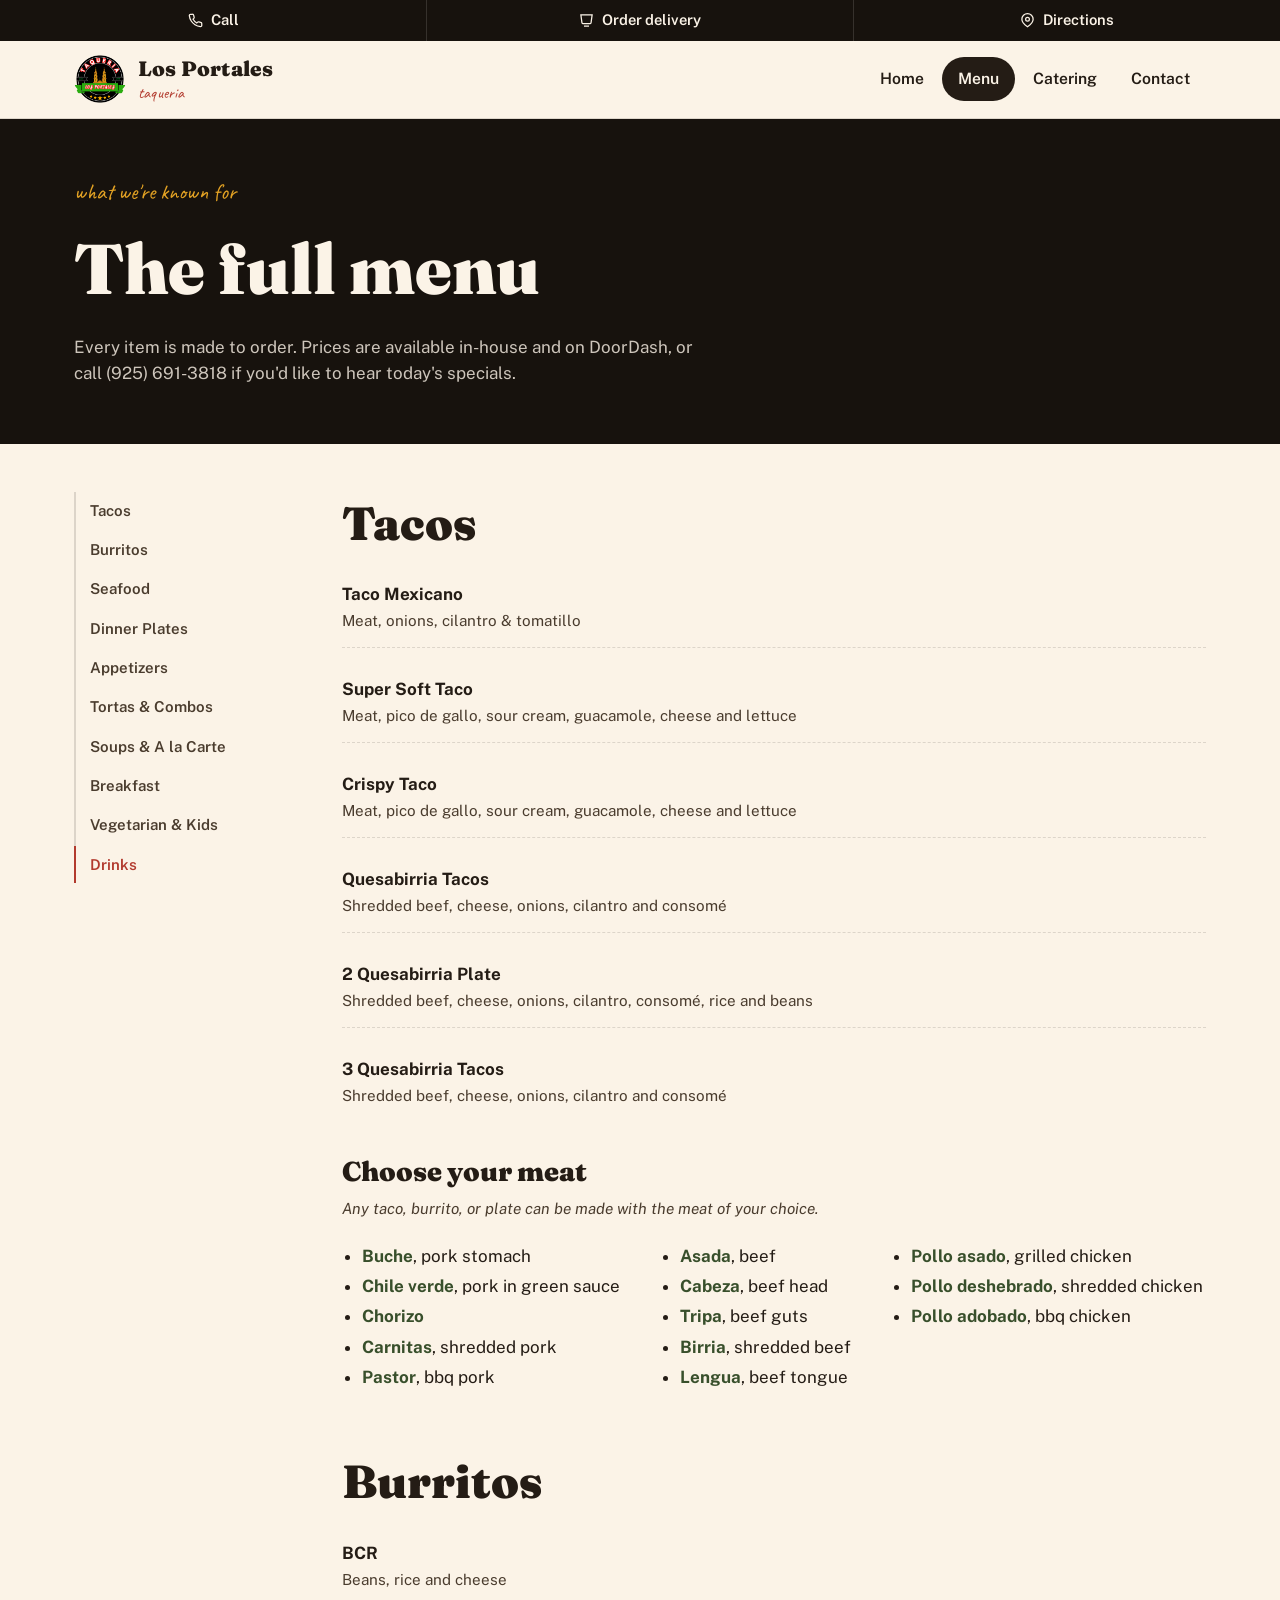
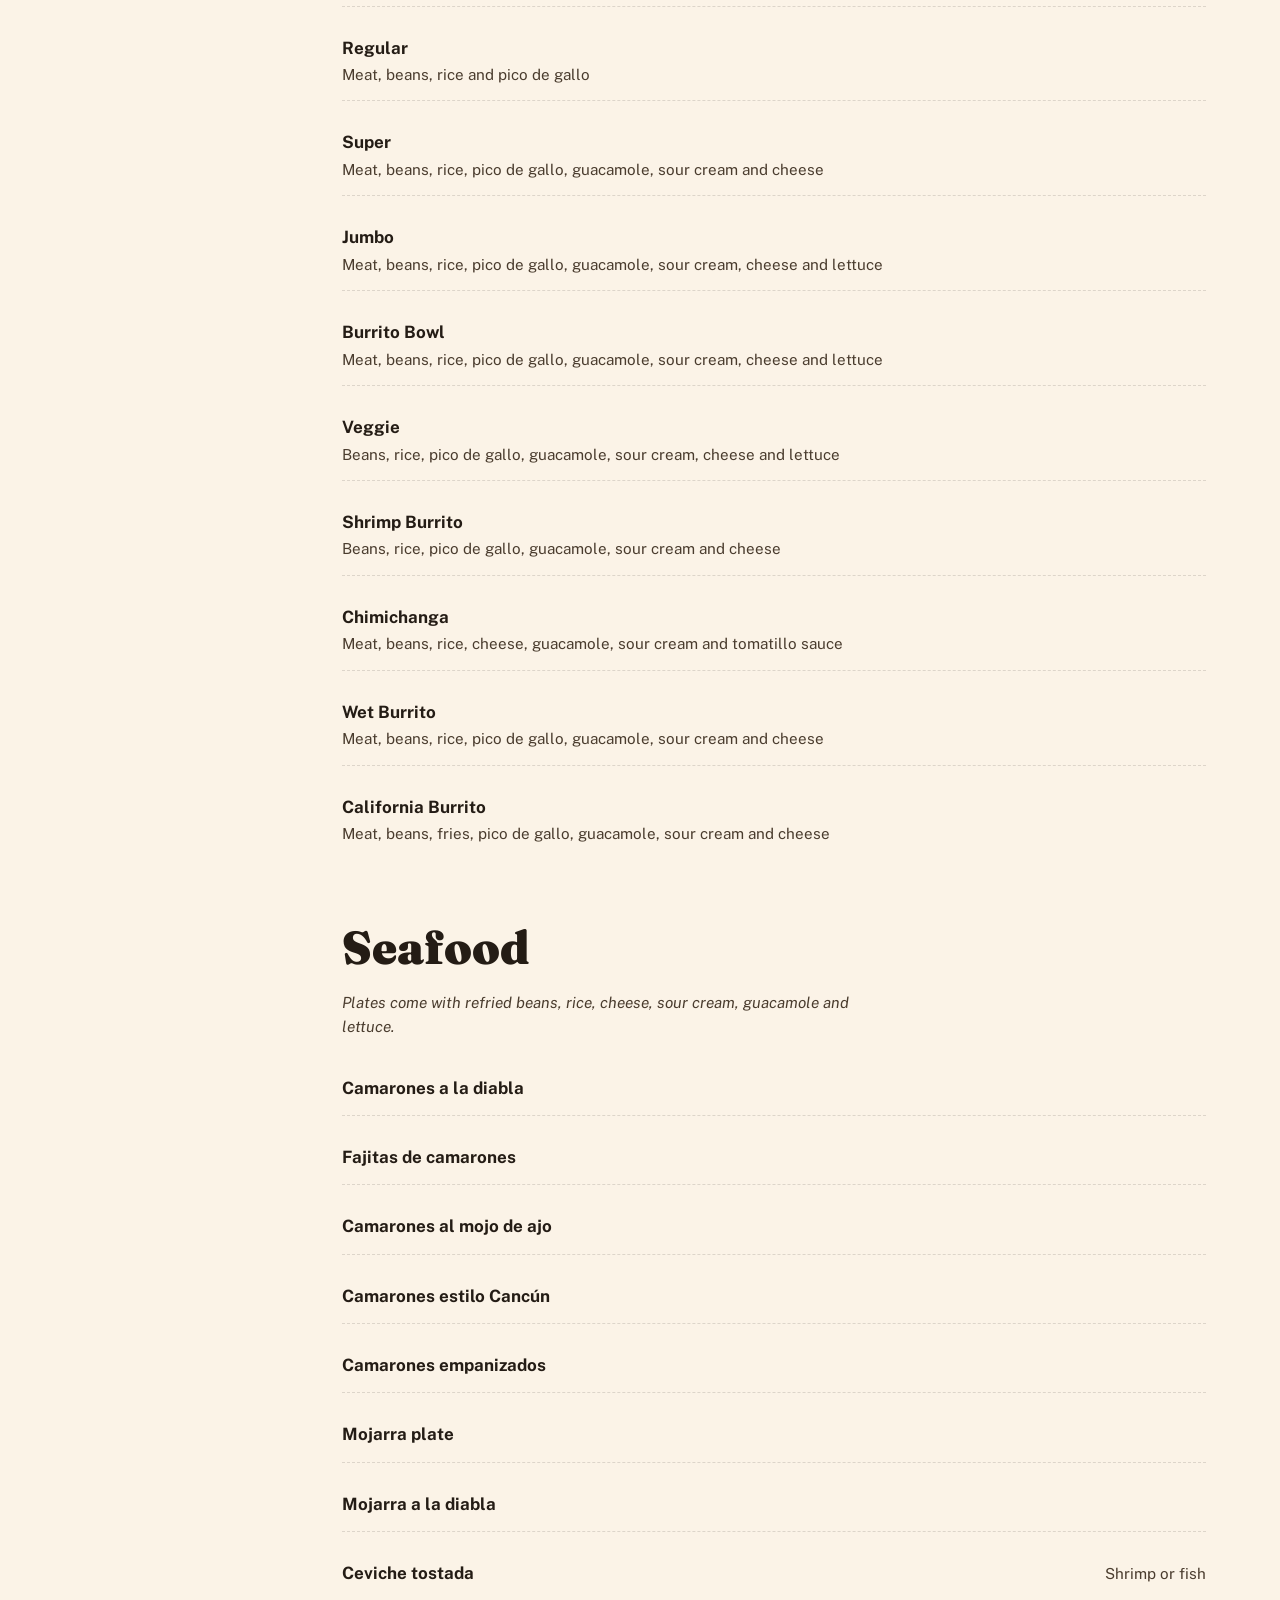
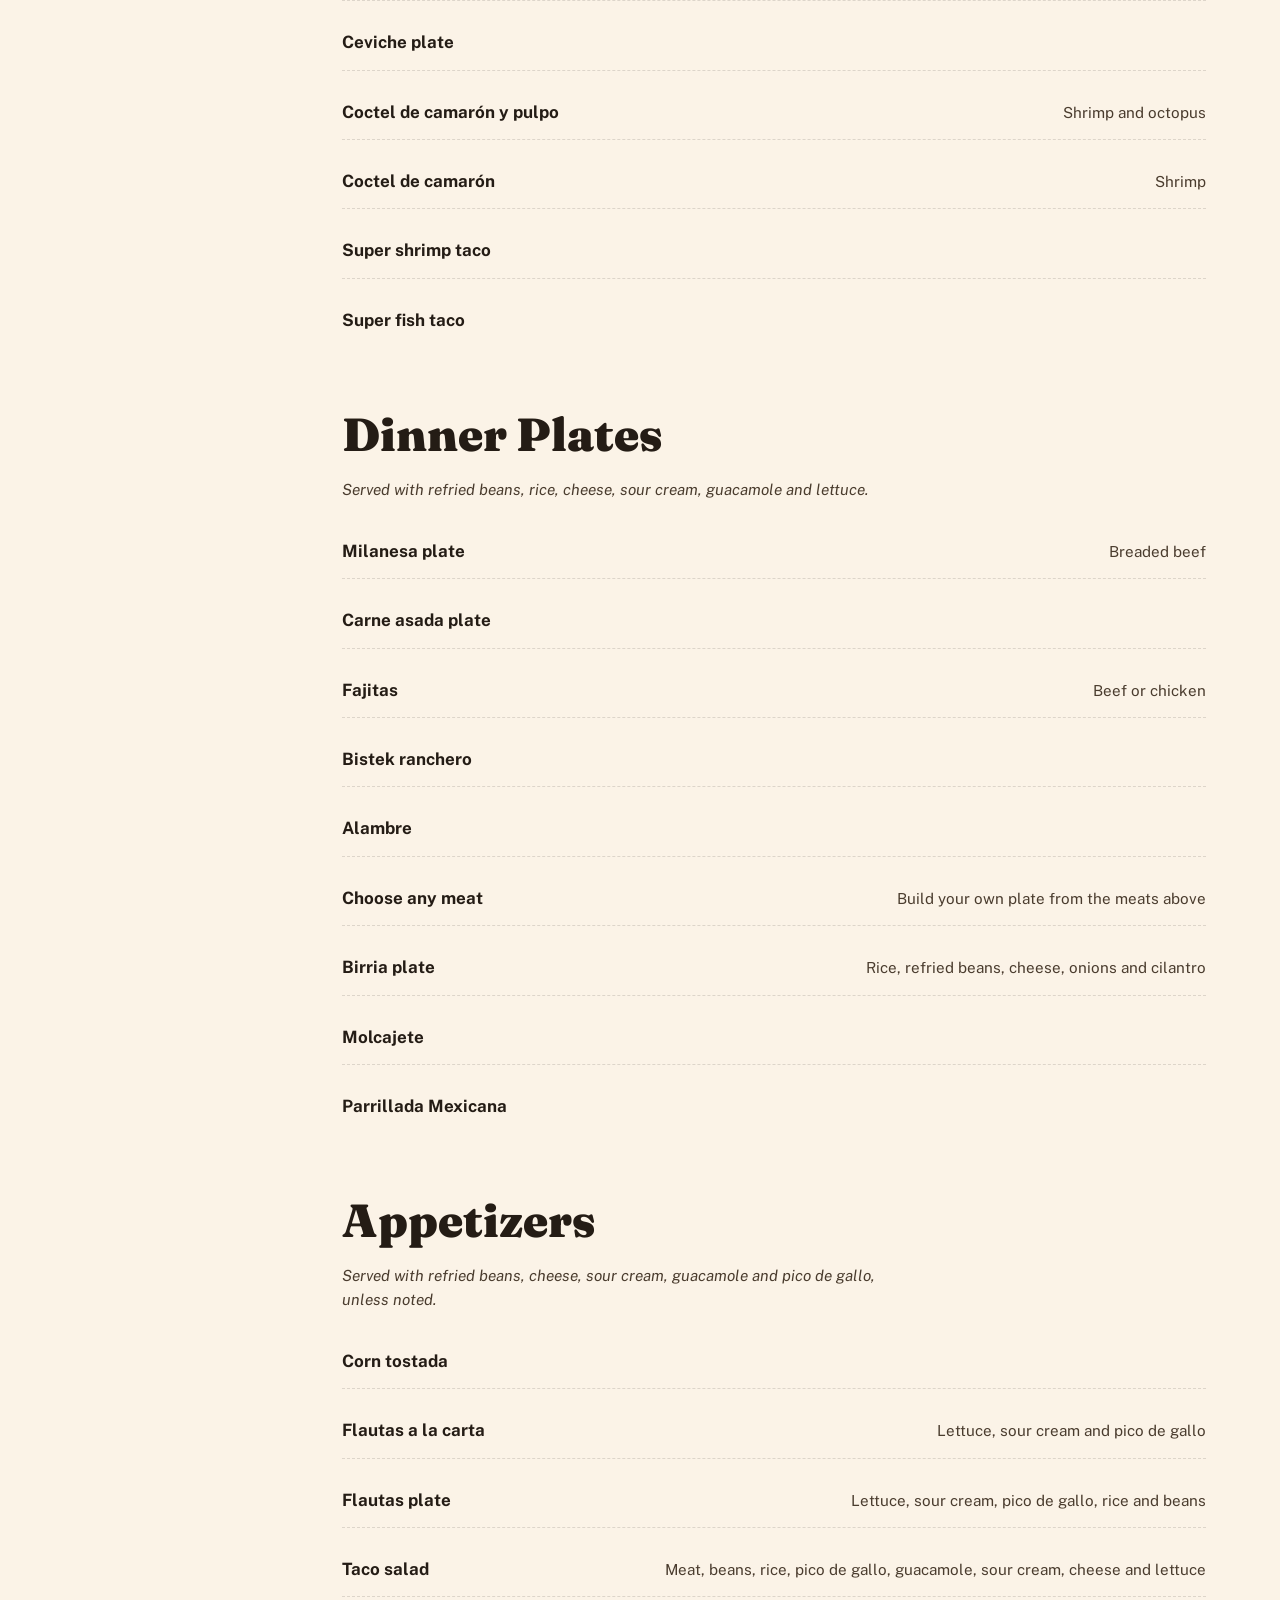
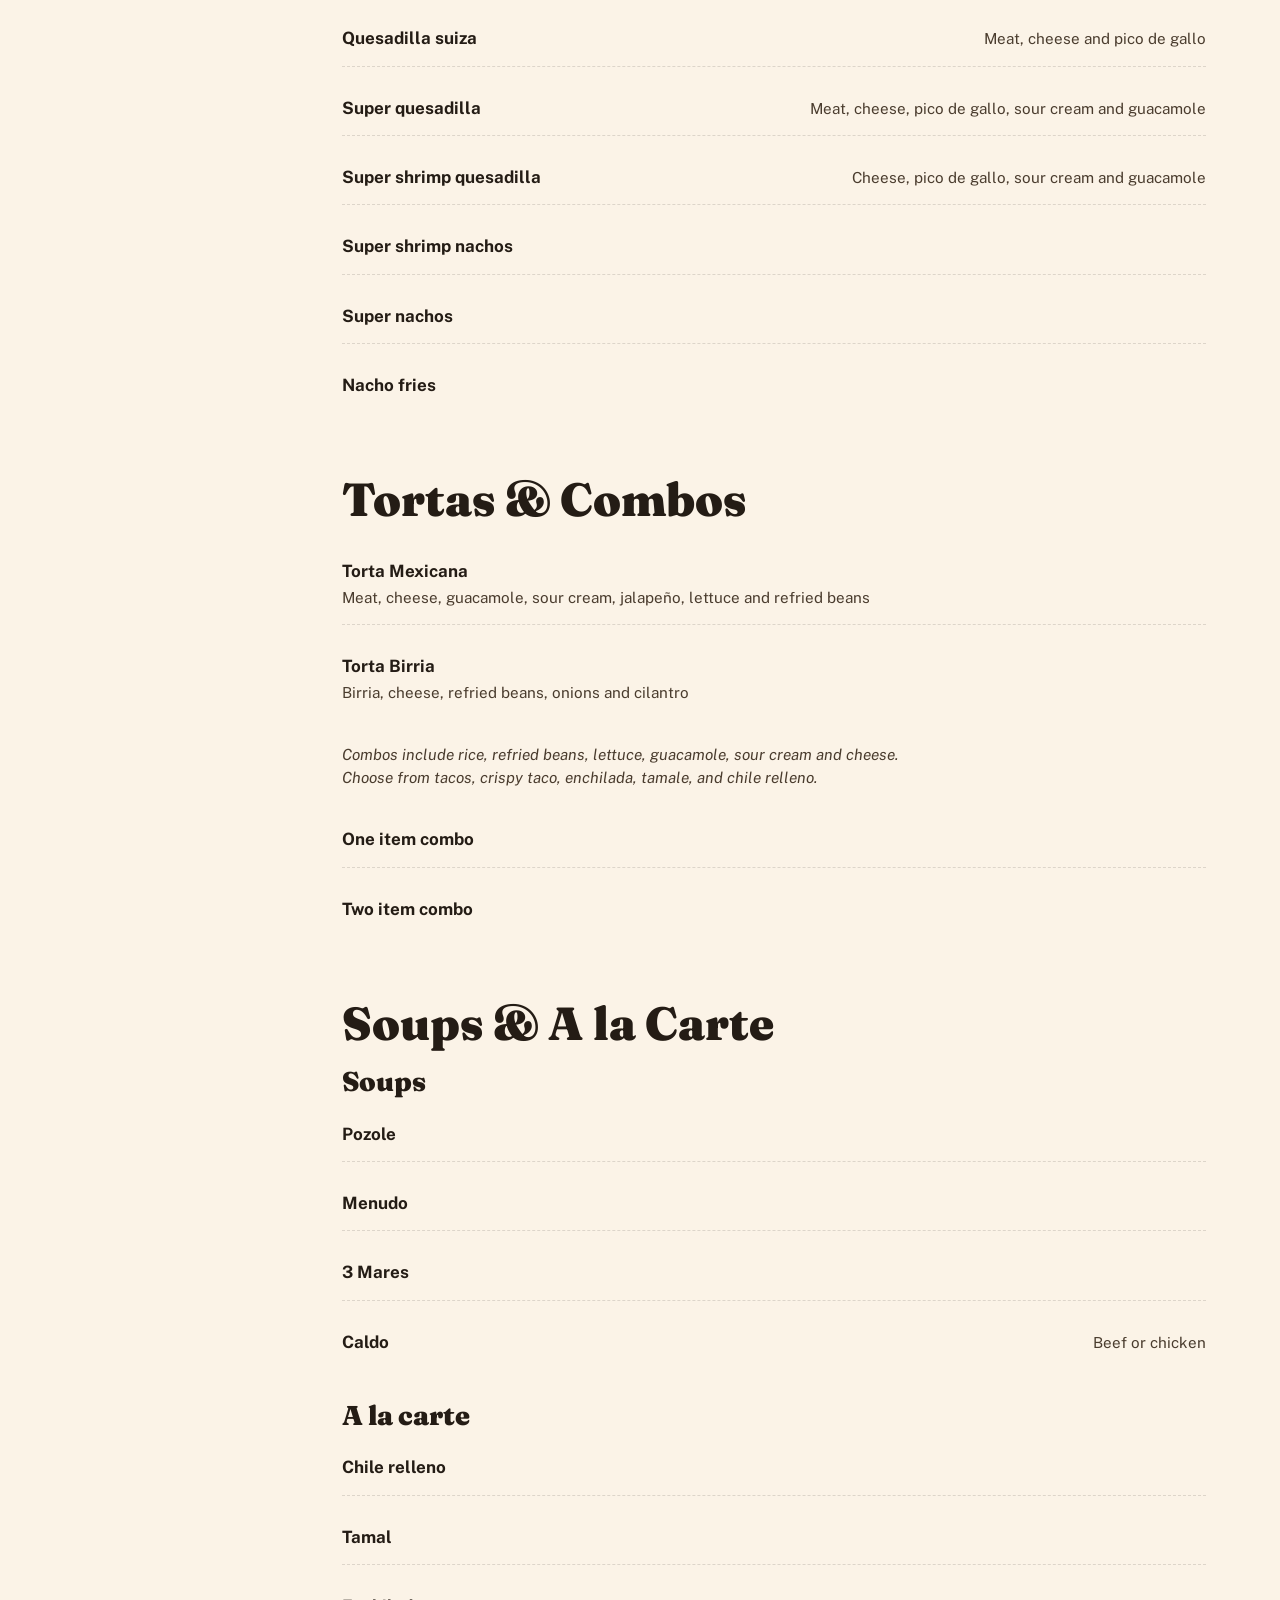
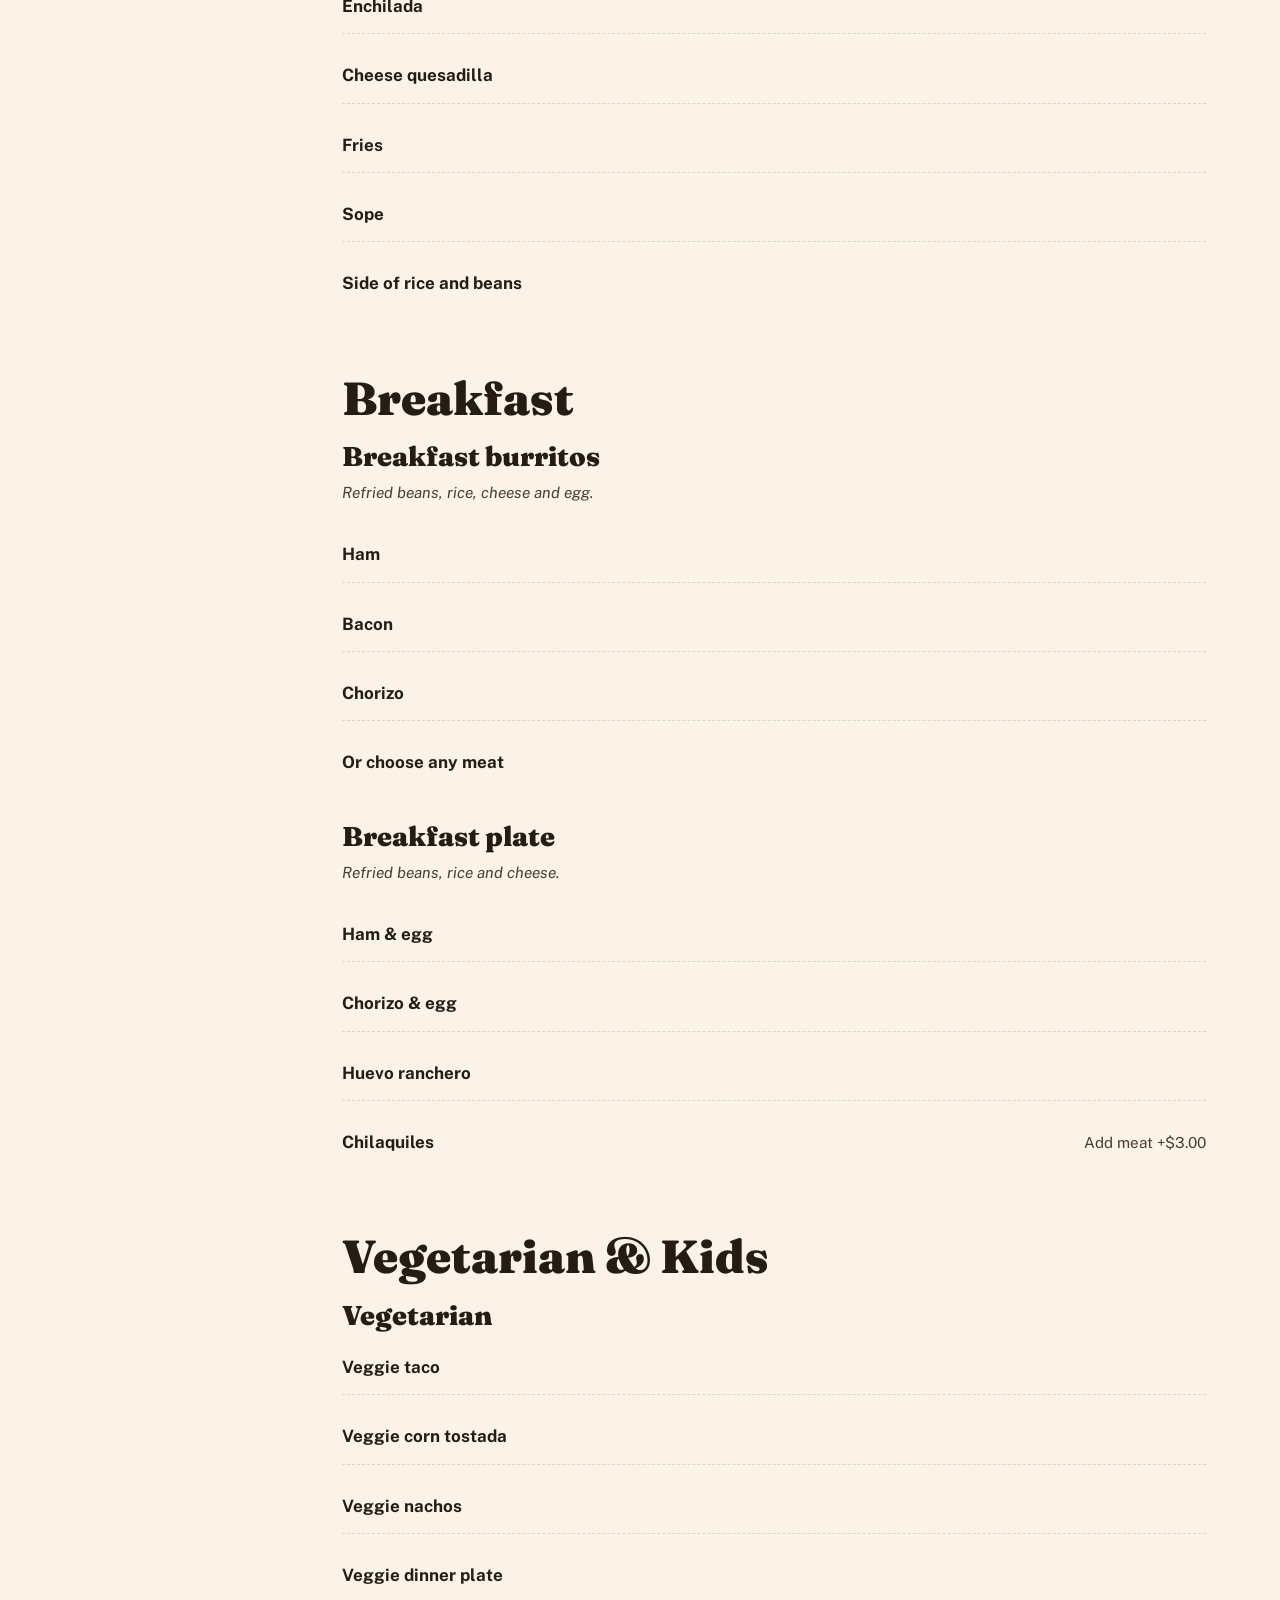
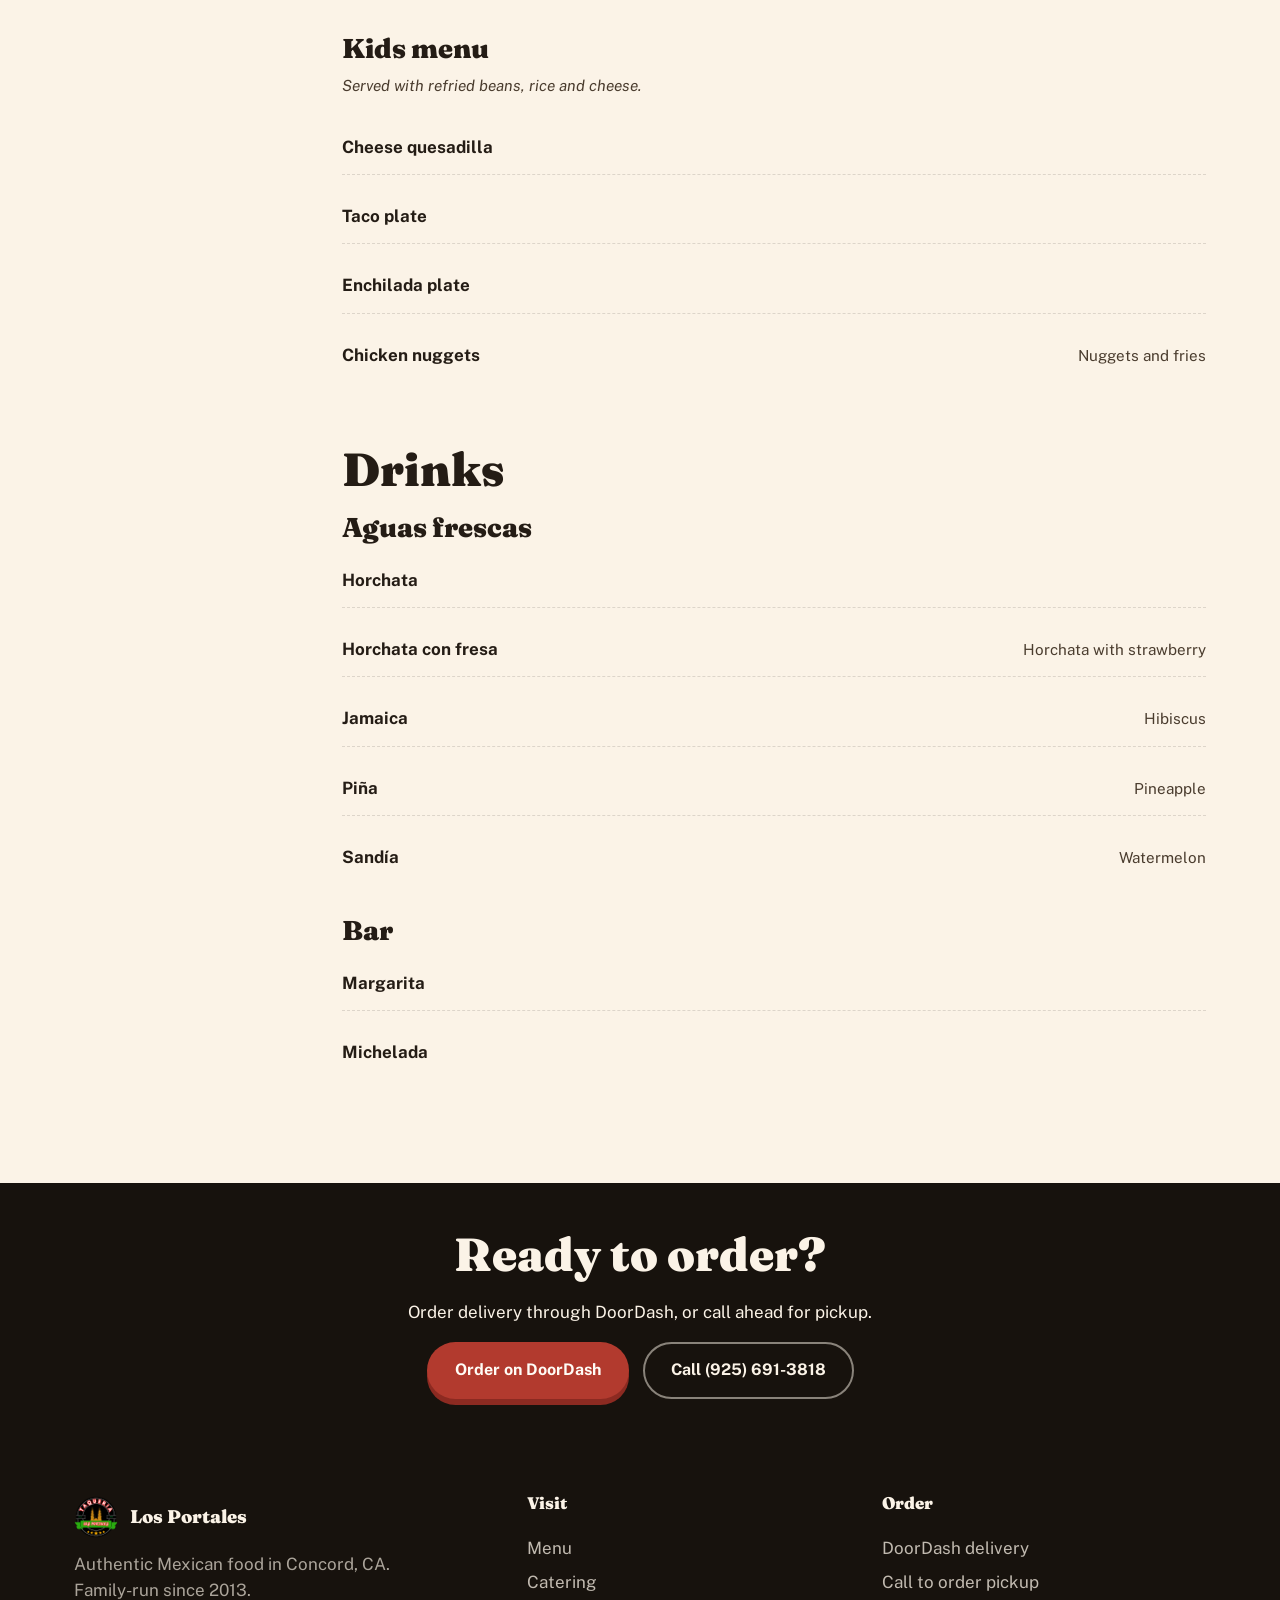
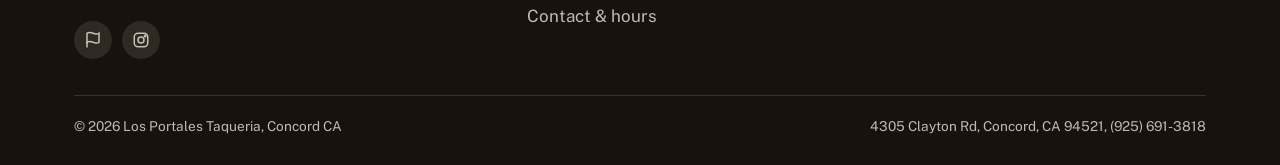
<file: menu.html>
<!doctype html>
<html lang="en">
<head>
<meta charset="UTF-8">
<meta name="viewport" content="width=device-width, initial-scale=1">
<title>Menu | Los Portales Taqueria</title>
<meta name="description" content="Full menu for Los Portales Taqueria in Concord, CA: tacos, burritos, seafood, dinner plates, breakfast, vegetarian options, and drinks.">
<link rel="icon" href="assets/logo.png">
<link rel="preconnect" href="https://fonts.googleapis.com">
<link rel="preconnect" href="https://fonts.gstatic.com" crossorigin>
<link href="https://fonts.googleapis.com/css2?family=Fraunces:opsz,wght@9..144,500;9..144,900&family=Public+Sans:wght@400;600;700&family=Caveat:wght@600&display=swap" rel="stylesheet">
<link rel="stylesheet" href="css/style.css">
</head>
<body>

<header class="site">
  <div class="quickbar">
    <a href="tel:+19256913818"><svg viewBox="0 0 24 24" fill="none" stroke="currentColor" stroke-width="2"><path d="M22 16.92v3a2 2 0 0 1-2.18 2 19.79 19.79 0 0 1-8.63-3.07 19.5 19.5 0 0 1-6-6 19.79 19.79 0 0 1-3.07-8.67A2 2 0 0 1 4.11 2h3a2 2 0 0 1 2 1.72c.127.96.362 1.903.7 2.81a2 2 0 0 1-.45 2.11L8.09 9.91a16 16 0 0 0 6 6l1.27-1.27a2 2 0 0 1 2.11-.45c.907.338 1.85.573 2.81.7A2 2 0 0 1 22 16.92z"/></svg> Call</a>
    <a href="https://www.doordash.com/store/taqueria-los-portales-concord-377909/" target="_blank" rel="noopener"><svg viewBox="0 0 24 24" fill="none" stroke="currentColor" stroke-width="2"><path d="M3 3h18l-1.68 12.39A2 2 0 0 1 17.34 17H6.66a2 2 0 0 1-1.98-1.61L3 3z"/><path d="M8 21h8"/></svg> Order delivery</a>
    <a href="https://www.google.com/maps?q=Los+Portales+Taqueria,+4305+Clayton+Rd,+Concord,+CA+94521" target="_blank" rel="noopener"><svg viewBox="0 0 24 24" fill="none" stroke="currentColor" stroke-width="2"><path d="M21 10c0 6-9 12-9 12s-9-6-9-12a9 9 0 0 1 18 0z"/><circle cx="12" cy="10" r="3"/></svg> Directions</a>
  </div>
  <nav class="nav">
    <a class="brand" href="index.html">
      <img src="assets/logo.png" alt="Los Portales Taqueria logo">
      <span class="brand-text">Los Portales<span>taqueria</span></span>
    </a>
    <button class="nav-toggle" aria-label="Open menu" aria-expanded="false">
      <svg viewBox="0 0 24 24" fill="none" stroke="currentColor" stroke-width="2"><path d="M3 6h18M3 12h18M3 18h18"/></svg>
    </button>
    <div class="nav-links">
      <a href="index.html">Home</a>
      <a href="menu.html" class="current">Menu</a>
      <a href="catering.html">Catering</a>
      <a href="contact.html">Contact</a>
    </div>
  </nav>
</header>

<main>
<div class="page-hero">
  <div class="wrap">
    <p class="eyebrow">what we're known for</p>
    <h1>The full menu</h1>
    <p>Every item is made to order. Prices are available in-house and on DoorDash, or call (925) 691-3818 if you'd like to hear today's specials.</p>
  </div>
</div>

<section class="tight">
  <div class="wrap menu-layout">

    <nav class="menu-index" aria-label="Menu categories">
      <a href="#tacos">Tacos</a>
      <a href="#burritos">Burritos</a>
      <a href="#seafood">Seafood</a>
      <a href="#plates">Dinner Plates</a>
      <a href="#appetizers">Appetizers</a>
      <a href="#tortas">Tortas &amp; Combos</a>
      <a href="#soups">Soups &amp; A la Carte</a>
      <a href="#breakfast">Breakfast</a>
      <a href="#veggie-kids">Vegetarian &amp; Kids</a>
      <a href="#drinks">Drinks</a>
    </nav>

    <div>

      <article class="menu-cat" id="tacos">
        <h2>Tacos</h2>
        <div class="stack">
          <div class="menu-item"><div><div class="name">Taco Mexicano</div><div class="desc">Meat, onions, cilantro &amp; tomatillo</div></div></div>
          <div class="menu-item"><div><div class="name">Super Soft Taco</div><div class="desc">Meat, pico de gallo, sour cream, guacamole, cheese and lettuce</div></div></div>
          <div class="menu-item"><div><div class="name">Crispy Taco</div><div class="desc">Meat, pico de gallo, sour cream, guacamole, cheese and lettuce</div></div></div>
          <div class="menu-item"><div><div class="name">Quesabirria Tacos</div><div class="desc">Shredded beef, cheese, onions, cilantro and consomé</div></div></div>
          <div class="menu-item"><div><div class="name">2 Quesabirria Plate</div><div class="desc">Shredded beef, cheese, onions, cilantro, consomé, rice and beans</div></div></div>
          <div class="menu-item"><div><div class="name">3 Quesabirria Tacos</div><div class="desc">Shredded beef, cheese, onions, cilantro and consomé</div></div></div>
        </div>

        <h3 style="margin-top:36px;">Choose your meat</h3>
        <p class="cat-note">Any taco, burrito, or plate can be made with the meat of your choice.</p>
        <div class="meat-list">
          <ul>
            <li><strong>Buche</strong>, pork stomach</li>
            <li><strong>Chile verde</strong>, pork in green sauce</li>
            <li><strong>Chorizo</strong></li>
            <li><strong>Carnitas</strong>, shredded pork</li>
            <li><strong>Pastor</strong>, bbq pork</li>
          </ul>
          <ul>
            <li><strong>Asada</strong>, beef</li>
            <li><strong>Cabeza</strong>, beef head</li>
            <li><strong>Tripa</strong>, beef guts</li>
            <li><strong>Birria</strong>, shredded beef</li>
            <li><strong>Lengua</strong>, beef tongue</li>
          </ul>
          <ul>
            <li><strong>Pollo asado</strong>, grilled chicken</li>
            <li><strong>Pollo deshebrado</strong>, shredded chicken</li>
            <li><strong>Pollo adobado</strong>, bbq chicken</li>
          </ul>
        </div>
      </article>

      <article class="menu-cat" id="burritos">
        <h2>Burritos</h2>
        <div class="stack">
          <div class="menu-item"><div><div class="name">BCR</div><div class="desc">Beans, rice and cheese</div></div></div>
          <div class="menu-item"><div><div class="name">Regular</div><div class="desc">Meat, beans, rice and pico de gallo</div></div></div>
          <div class="menu-item"><div><div class="name">Super</div><div class="desc">Meat, beans, rice, pico de gallo, guacamole, sour cream and cheese</div></div></div>
          <div class="menu-item"><div><div class="name">Jumbo</div><div class="desc">Meat, beans, rice, pico de gallo, guacamole, sour cream, cheese and lettuce</div></div></div>
          <div class="menu-item"><div><div class="name">Burrito Bowl</div><div class="desc">Meat, beans, rice, pico de gallo, guacamole, sour cream, cheese and lettuce</div></div></div>
          <div class="menu-item"><div><div class="name">Veggie</div><div class="desc">Beans, rice, pico de gallo, guacamole, sour cream, cheese and lettuce</div></div></div>
          <div class="menu-item"><div><div class="name">Shrimp Burrito</div><div class="desc">Beans, rice, pico de gallo, guacamole, sour cream and cheese</div></div></div>
          <div class="menu-item"><div><div class="name">Chimichanga</div><div class="desc">Meat, beans, rice, cheese, guacamole, sour cream and tomatillo sauce</div></div></div>
          <div class="menu-item"><div><div class="name">Wet Burrito</div><div class="desc">Meat, beans, rice, pico de gallo, guacamole, sour cream and cheese</div></div></div>
          <div class="menu-item"><div><div class="name">California Burrito</div><div class="desc">Meat, beans, fries, pico de gallo, guacamole, sour cream and cheese</div></div></div>
        </div>
      </article>

      <article class="menu-cat" id="seafood">
        <h2>Seafood</h2>
        <p class="cat-note">Plates come with refried beans, rice, cheese, sour cream, guacamole and lettuce.</p>
        <div class="stack two-col">
          <div class="menu-item"><div class="name">Camarones a la diabla</div></div>
          <div class="menu-item"><div class="name">Fajitas de camarones</div></div>
          <div class="menu-item"><div class="name">Camarones al mojo de ajo</div></div>
          <div class="menu-item"><div class="name">Camarones estilo Cancún</div></div>
          <div class="menu-item"><div class="name">Camarones empanizados</div></div>
          <div class="menu-item"><div class="name">Mojarra plate</div></div>
          <div class="menu-item"><div class="name">Mojarra a la diabla</div></div>
          <div class="menu-item"><div class="name">Ceviche tostada</div><div class="desc">Shrimp or fish</div></div>
          <div class="menu-item"><div class="name">Ceviche plate</div></div>
          <div class="menu-item"><div class="name">Coctel de camarón y pulpo</div><div class="desc">Shrimp and octopus</div></div>
          <div class="menu-item"><div class="name">Coctel de camarón</div><div class="desc">Shrimp</div></div>
          <div class="menu-item"><div class="name">Super shrimp taco</div></div>
          <div class="menu-item"><div class="name">Super fish taco</div></div>
        </div>
      </article>

      <article class="menu-cat" id="plates">
        <h2>Dinner Plates</h2>
        <p class="cat-note">Served with refried beans, rice, cheese, sour cream, guacamole and lettuce.</p>
        <div class="stack">
          <div class="menu-item"><div class="name">Milanesa plate</div><div class="desc">Breaded beef</div></div>
          <div class="menu-item"><div class="name">Carne asada plate</div></div>
          <div class="menu-item"><div class="name">Fajitas</div><div class="desc">Beef or chicken</div></div>
          <div class="menu-item"><div class="name">Bistek ranchero</div></div>
          <div class="menu-item"><div class="name">Alambre</div></div>
          <div class="menu-item"><div class="name">Choose any meat</div><div class="desc">Build your own plate from the meats above</div></div>
          <div class="menu-item"><div class="name">Birria plate</div><div class="desc">Rice, refried beans, cheese, onions and cilantro</div></div>
          <div class="menu-item"><div class="name">Molcajete</div></div>
          <div class="menu-item"><div class="name">Parrillada Mexicana</div></div>
        </div>
      </article>

      <article class="menu-cat" id="appetizers">
        <h2>Appetizers</h2>
        <p class="cat-note">Served with refried beans, cheese, sour cream, guacamole and pico de gallo, unless noted.</p>
        <div class="stack">
          <div class="menu-item"><div class="name">Corn tostada</div></div>
          <div class="menu-item"><div class="name">Flautas a la carta</div><div class="desc">Lettuce, sour cream and pico de gallo</div></div>
          <div class="menu-item"><div class="name">Flautas plate</div><div class="desc">Lettuce, sour cream, pico de gallo, rice and beans</div></div>
          <div class="menu-item"><div class="name">Taco salad</div><div class="desc">Meat, beans, rice, pico de gallo, guacamole, sour cream, cheese and lettuce</div></div>
          <div class="menu-item"><div class="name">Quesadilla suiza</div><div class="desc">Meat, cheese and pico de gallo</div></div>
          <div class="menu-item"><div class="name">Super quesadilla</div><div class="desc">Meat, cheese, pico de gallo, sour cream and guacamole</div></div>
          <div class="menu-item"><div class="name">Super shrimp quesadilla</div><div class="desc">Cheese, pico de gallo, sour cream and guacamole</div></div>
          <div class="menu-item"><div class="name">Super shrimp nachos</div></div>
          <div class="menu-item"><div class="name">Super nachos</div></div>
          <div class="menu-item"><div class="name">Nacho fries</div></div>
        </div>
      </article>

      <article class="menu-cat" id="tortas">
        <h2>Tortas &amp; Combos</h2>
        <div class="stack">
          <div class="menu-item"><div><div class="name">Torta Mexicana</div><div class="desc">Meat, cheese, guacamole, sour cream, jalapeño, lettuce and refried beans</div></div></div>
          <div class="menu-item"><div><div class="name">Torta Birria</div><div class="desc">Birria, cheese, refried beans, onions and cilantro</div></div></div>
        </div>
        <p class="cat-note" style="margin-top:24px;">Combos include rice, refried beans, lettuce, guacamole, sour cream and cheese. Choose from tacos, crispy taco, enchilada, tamale, and chile relleno.</p>
        <div class="stack">
          <div class="menu-item"><div class="name">One item combo</div></div>
          <div class="menu-item"><div class="name">Two item combo</div></div>
        </div>
      </article>

      <article class="menu-cat" id="soups">
        <h2>Soups &amp; A la Carte</h2>
        <h3 style="margin-top:0;">Soups</h3>
        <div class="stack">
          <div class="menu-item"><div class="name">Pozole</div></div>
          <div class="menu-item"><div class="name">Menudo</div></div>
          <div class="menu-item"><div class="name">3 Mares</div></div>
          <div class="menu-item"><div class="name">Caldo</div><div class="desc">Beef or chicken</div></div>
        </div>
        <h3 style="margin-top:32px;">A la carte</h3>
        <div class="stack two-col">
          <div class="menu-item"><div class="name">Chile relleno</div></div>
          <div class="menu-item"><div class="name">Tamal</div></div>
          <div class="menu-item"><div class="name">Enchilada</div></div>
          <div class="menu-item"><div class="name">Cheese quesadilla</div></div>
          <div class="menu-item"><div class="name">Fries</div></div>
          <div class="menu-item"><div class="name">Sope</div></div>
          <div class="menu-item"><div class="name">Side of rice and beans</div></div>
        </div>
      </article>

      <article class="menu-cat" id="breakfast">
        <h2>Breakfast</h2>
        <h3 style="margin-top:0;">Breakfast burritos</h3>
        <p class="cat-note">Refried beans, rice, cheese and egg.</p>
        <div class="stack">
          <div class="menu-item"><div class="name">Ham</div></div>
          <div class="menu-item"><div class="name">Bacon</div></div>
          <div class="menu-item"><div class="name">Chorizo</div></div>
          <div class="menu-item"><div class="name">Or choose any meat</div></div>
        </div>
        <h3 style="margin-top:32px;">Breakfast plate</h3>
        <p class="cat-note">Refried beans, rice and cheese.</p>
        <div class="stack">
          <div class="menu-item"><div class="name">Ham &amp; egg</div></div>
          <div class="menu-item"><div class="name">Chorizo &amp; egg</div></div>
          <div class="menu-item"><div class="name">Huevo ranchero</div></div>
          <div class="menu-item"><div class="name">Chilaquiles</div><div class="desc">Add meat +$3.00</div></div>
        </div>
      </article>

      <article class="menu-cat" id="veggie-kids">
        <h2>Vegetarian &amp; Kids</h2>
        <h3 style="margin-top:0;">Vegetarian</h3>
        <div class="stack">
          <div class="menu-item"><div class="name">Veggie taco</div></div>
          <div class="menu-item"><div class="name">Veggie corn tostada</div></div>
          <div class="menu-item"><div class="name">Veggie nachos</div></div>
          <div class="menu-item"><div class="name">Veggie dinner plate</div></div>
        </div>
        <h3 style="margin-top:32px;">Kids menu</h3>
        <p class="cat-note">Served with refried beans, rice and cheese.</p>
        <div class="stack">
          <div class="menu-item"><div class="name">Cheese quesadilla</div></div>
          <div class="menu-item"><div class="name">Taco plate</div></div>
          <div class="menu-item"><div class="name">Enchilada plate</div></div>
          <div class="menu-item"><div class="name">Chicken nuggets</div><div class="desc">Nuggets and fries</div></div>
        </div>
      </article>

      <article class="menu-cat" id="drinks">
        <h2>Drinks</h2>
        <h3 style="margin-top:0;">Aguas frescas</h3>
        <div class="stack">
          <div class="menu-item"><div class="name">Horchata</div></div>
          <div class="menu-item"><div class="name">Horchata con fresa</div><div class="desc">Horchata with strawberry</div></div>
          <div class="menu-item"><div class="name">Jamaica</div><div class="desc">Hibiscus</div></div>
          <div class="menu-item"><div class="name">Piña</div><div class="desc">Pineapple</div></div>
          <div class="menu-item"><div class="name">Sandía</div><div class="desc">Watermelon</div></div>
        </div>
        <h3 style="margin-top:32px;">Bar</h3>
        <div class="stack">
          <div class="menu-item"><div class="name">Margarita</div></div>
          <div class="menu-item"><div class="name">Michelada</div></div>
        </div>
      </article>

    </div>
  </div>
</section>

<section class="bg-char center tight">
  <div class="wrap">
    <h2>Ready to order?</h2>
    <p style="margin-left:auto;margin-right:auto;">Order delivery through DoorDash, or call ahead for pickup.</p>
    <div class="btn-row" style="justify-content:center;">
      <a class="btn btn-chile" href="https://www.doordash.com/store/taqueria-los-portales-concord-377909/" target="_blank" rel="noopener">Order on DoorDash</a>
      <a class="btn btn-ghost-light" href="tel:+19256913818">Call (925) 691-3818</a>
    </div>
  </div>
</section>
</main>

<footer class="site">
  <div class="wrap">
    <div class="footer-grid">
      <div>
        <div class="foot-brand">
          <img src="assets/logo.png" alt="">
          <span>Los Portales</span>
        </div>
        <p style="max-width:34ch;color:rgba(251,243,231,0.65);">Authentic Mexican food in Concord, CA. Family-run since 2013.</p>
        <div class="social-row">
          <a href="https://www.yelp.com/search?find_desc=Los+Portales+Taqueria&find_loc=Concord%2C+CA" target="_blank" rel="noopener" aria-label="Find us on Yelp">
            <svg viewBox="0 0 24 24" fill="none" stroke="currentColor" stroke-width="2"><path d="M4 15s1-1 4-1 5 2 8 2 4-1 4-1V3s-1 1-4 1-5-2-8-2-4 1-4 1z"/><path d="M4 22V15"/></svg>
          </a>
          <a href="https://www.instagram.com/losportalesconcord" target="_blank" rel="noopener" aria-label="Follow us on Instagram">
            <svg viewBox="0 0 24 24" fill="none" stroke="currentColor" stroke-width="2"><rect x="3" y="3" width="18" height="18" rx="5"/><circle cx="12" cy="12" r="4"/><circle cx="17.5" cy="6.5" r="1"/></svg>
          </a>
        </div>
      </div>
      <div class="foot-links">
        <h3>Visit</h3>
        <a href="menu.html">Menu</a>
        <a href="catering.html">Catering</a>
        <a href="contact.html">Contact &amp; hours</a>
      </div>
      <div class="foot-links">
        <h3>Order</h3>
        <a href="https://www.doordash.com/store/taqueria-los-portales-concord-377909/" target="_blank" rel="noopener">DoorDash delivery</a>
        <a href="tel:+19256913818">Call to order pickup</a>
      </div>
    </div>
    <div class="foot-bottom">
      <span>© 2026 Los Portales Taqueria, Concord CA</span>
      <span>4305 Clayton Rd, Concord, CA 94521, (925) 691-3818</span>
    </div>
  </div>
</footer>

<script src="js/main.js"></script>
</body>
</html>
</file>
<file: css/style.css>
/* ============================================================
   Los Portales Taqueria: design tokens
   Palette grounded in the kitchen, not the flag:
   masa cream, chile-roja red, avocado leaf, marigold, charcoal.
   ============================================================ */
:root {
  --cream: #FBF3E7;
  --cream-dim: #F3E6D2;
  --ink: #241C15;
  --ink-soft: #4A3C2E;
  --chile: #B23A2E;
  --chile-dark: #8C2A21;
  --avocado: #4B6B3A;
  --avocado-dark: #384F2B;
  --marigold: #E4A324;
  --char: #17120D;
  --paper: #FFFCF6;
  --line: rgba(36, 28, 21, 0.14);

  --font-display: "Fraunces", "Iowan Old Style", "Palatino Linotype", serif;
  --font-body: "Public Sans", "Segoe UI", system-ui, sans-serif;
  --font-mark: "Caveat", cursive;

  --max: 1180px;
}

* { box-sizing: border-box; }
html { scroll-behavior: smooth; }
html:focus-within { scroll-behavior: smooth; }

@media (prefers-reduced-motion: reduce) {
  html { scroll-behavior: auto; }
  * { animation-duration: 0.01ms !important; animation-iteration-count: 1 !important; transition-duration: 0.01ms !important; }
}

body {
  margin: 0;
  background: var(--cream);
  color: var(--ink);
  font-family: var(--font-body);
  font-size: 17px;
  line-height: 1.55;
  -webkit-font-smoothing: antialiased;
}

img { max-width: 100%; display: block; }

a {
  color: inherit;
  text-decoration: none;
}

:focus-visible {
  outline: 3px solid var(--marigold);
  outline-offset: 2px;
}

h1, h2, h3, h4 {
  font-family: var(--font-display);
  font-weight: 900;
  line-height: 1.05;
  margin: 0 0 0.4em;
  color: var(--ink);
}

h1 { font-size: clamp(2.6rem, 5.5vw, 4.4rem); }
h2 { font-size: clamp(2rem, 4vw, 2.9rem); }
h3 { font-size: clamp(1.35rem, 2.4vw, 1.7rem); }

p { margin: 0 0 1em; max-width: 62ch; }

.wrap {
  max-width: var(--max);
  margin: 0 auto;
  padding: 0 24px;
}

/* ---------- quick-action bar (always reachable) ---------- */
.quickbar {
  display: flex;
  background: var(--char);
  color: var(--cream);
  font-size: 0.92rem;
  font-weight: 600;
}
.quickbar a {
  flex: 1;
  display: flex;
  align-items: center;
  justify-content: center;
  gap: 8px;
  padding: 9px 6px;
  border-right: 1px solid rgba(251,243,231,0.14);
  white-space: nowrap;
}
.quickbar a:last-child { border-right: none; }
.quickbar a:hover { background: rgba(251,243,231,0.08); }
.quickbar svg { width: 15px; height: 15px; flex: none; }

/* ---------- header / nav ---------- */
header.site {
  position: sticky;
  top: 0;
  z-index: 55;
  background: var(--cream);
  border-bottom: 1px solid var(--line);
}
.nav {
  display: flex;
  align-items: center;
  justify-content: space-between;
  padding: 12px 24px;
  max-width: var(--max);
  margin: 0 auto;
}
.brand {
  display: flex;
  align-items: center;
  gap: 12px;
}
.brand img { width: 52px; height: 52px; border-radius: 50%; }
.brand-text { font-family: var(--font-display); font-weight: 900; font-size: 1.3rem; letter-spacing: 0.01em; }
.brand-text span { display: block; font-family: var(--font-mark); font-weight: 400; font-size: 1rem; color: var(--chile); margin-top: -4px; }

.nav-links {
  display: flex;
  gap: 2px;
  align-items: center;
}
.nav-links a {
  padding: 10px 16px;
  font-weight: 600;
  font-size: 0.98rem;
  border-radius: 999px;
  transition: background 0.15s ease, color 0.15s ease;
}
.nav-links a:hover { background: var(--cream-dim); }
.nav-links a.current { background: var(--ink); color: var(--cream); }

.nav-toggle {
  display: none;
  background: none;
  border: none;
  padding: 8px;
  cursor: pointer;
}
.nav-toggle svg { width: 26px; height: 26px; }

@media (max-width: 780px) {
  .nav-links {
    position: absolute;
    top: 100%;
    left: 0;
    right: 0;
    background: var(--paper);
    flex-direction: column;
    align-items: stretch;
    gap: 0;
    padding: 8px 16px 16px;
    border-bottom: 1px solid var(--line);
    box-shadow: 0 12px 24px rgba(23,18,13,0.12);
    display: none;
  }
  .nav-links.open { display: flex; }
  .nav-links a { padding: 13px 10px; border-radius: 8px; }
  .nav-toggle { display: block; }
  .quickbar { font-size: 0.8rem; }
  .quickbar a { padding: 10px 4px; gap: 5px; }
}

/* ---------- buttons ---------- */
.btn {
  display: inline-flex;
  align-items: center;
  gap: 10px;
  padding: 14px 26px;
  border-radius: 999px;
  font-weight: 700;
  font-size: 1rem;
  border: 2px solid transparent;
  cursor: pointer;
  transition: transform 0.15s ease, box-shadow 0.15s ease;
}
.btn:hover { transform: translateY(-1px); }
.btn-chile { background: var(--chile); color: var(--paper); box-shadow: 0 6px 0 var(--chile-dark); }
.btn-chile:hover { box-shadow: 0 8px 0 var(--chile-dark); }
.btn-chile:active { transform: translateY(3px); box-shadow: 0 3px 0 var(--chile-dark); }
.btn-line { border-color: var(--ink); color: var(--ink); }
.btn-line:hover { background: var(--ink); color: var(--cream); }
.btn-ghost-light { border-color: rgba(251,243,231,0.5); color: var(--cream); }
.btn-ghost-light:hover { background: rgba(251,243,231,0.12); }

.btn-row { display: flex; flex-wrap: wrap; gap: 14px; }

/* ---------- hero ---------- */
.hero {
  position: relative;
  min-height: 86vh;
  display: flex;
  align-items: flex-end;
  overflow: hidden;
  background: var(--char);
}
.hero img.hero-bg {
  position: absolute;
  inset: 0;
  width: 100%;
  height: 100%;
  object-fit: cover;
  opacity: 0.62;
}
.hero::after {
  content: "";
  position: absolute;
  inset: 0;
  background: linear-gradient(180deg, rgba(23,18,13,0.15) 0%, rgba(23,18,13,0.55) 65%, rgba(23,18,13,0.92) 100%);
}
.hero-content {
  position: relative;
  z-index: 2;
  color: var(--paper);
  padding: 64px 24px 56px;
  max-width: var(--max);
  margin: 0 auto;
  width: 100%;
}
.hero .kicker {
  font-family: var(--font-mark);
  font-size: 1.5rem;
  color: var(--marigold);
  margin: 0 0 4px;
}
.hero h1 { color: var(--paper); max-width: 14ch; }
.hero .lede { color: rgba(251,243,231,0.86); font-size: 1.15rem; max-width: 46ch; }

.since-badge {
  position: absolute;
  right: 28px;
  bottom: 28px;
  z-index: 2;
  width: 108px;
  height: 108px;
  border-radius: 50%;
  border: 2px solid rgba(251,243,231,0.5);
}

/* ---------- section rhythm ---------- */
section { padding: 72px 0; }
section.tight { padding: 48px 0; }
.section-head { max-width: 60ch; margin-bottom: 36px; }
.section-head .eyebrow { color: var(--chile); font-family: var(--font-mark); font-size: 1.35rem; display: block; margin-bottom: -6px; }

.bg-char { background: var(--char); color: var(--cream); }
.bg-char h2, .bg-char h3 { color: var(--cream); }
.bg-char .section-head .eyebrow { color: var(--marigold); }
.bg-avocado { background: var(--avocado); color: var(--cream); }
.bg-avocado h2 { color: var(--cream); }
.bg-dim { background: var(--cream-dim); }

/* ---------- info strip (address/hours/phone always visible) ---------- */
.info-strip {
  display: grid;
  grid-template-columns: repeat(3, 1fr);
  gap: 0;
  background: var(--paper);
  border: 1px solid var(--line);
  border-radius: 18px;
  overflow: hidden;
}
.info-strip > div {
  padding: 22px 24px;
  border-right: 1px solid var(--line);
}
.info-strip > div:last-child { border-right: none; }
.info-strip .label { font-size: 0.85rem; text-transform: uppercase; letter-spacing: 0.08em; color: var(--ink-soft); font-weight: 700; margin-bottom: 6px; }
.info-strip .value { font-weight: 700; font-size: 1.08rem; }
.info-strip .value a:hover { color: var(--chile); }
.placeholder-flag { display: inline-block; margin-top: 6px; font-size: 0.78rem; font-weight: 700; color: var(--chile-dark); background: rgba(178,58,46,0.12); padding: 3px 10px; border-radius: 999px; }

@media (max-width: 720px) {
  .info-strip { grid-template-columns: 1fr; }
  .info-strip > div { border-right: none; border-bottom: 1px solid var(--line); }
  .info-strip > div:last-child { border-bottom: none; }
}

/* ---------- featured dish bands ---------- */
.dish-band {
  display: grid;
  grid-template-columns: 1fr 1fr;
  align-items: center;
  gap: 48px;
}
.dish-band:nth-child(even) { direction: rtl; }
.dish-band:nth-child(even) > * { direction: ltr; }
.dish-band img { border-radius: 22px; aspect-ratio: 4/3; object-fit: cover; }
.dish-band + .dish-band { margin-top: 64px; }

@media (max-width: 820px) {
  .dish-band, .dish-band:nth-child(even) { grid-template-columns: 1fr; direction: ltr; }
}

/* ---------- heritage strip ---------- */
.heritage {
  display: flex;
  align-items: center;
  gap: 28px;
  flex-wrap: wrap;
  justify-content: center;
  text-align: center;
}
.heritage img { width: 130px; height: 130px; border-radius: 50%; }
.heritage-copy { max-width: 52ch; }

/* ---------- menu page ---------- */
.menu-layout {
  display: grid;
  grid-template-columns: 220px 1fr;
  gap: 48px;
  align-items: start;
}
.menu-index {
  position: sticky;
  top: 100px;
  display: flex;
  flex-direction: column;
  gap: 2px;
  border-left: 2px solid var(--line);
  padding-left: 4px;
}
.menu-index a {
  padding: 7px 14px;
  font-size: 0.94rem;
  font-weight: 600;
  color: var(--ink-soft);
  border-left: 2px solid transparent;
  margin-left: -6px;
}
.menu-index a:hover { color: var(--ink); }
.menu-index a.active { color: var(--chile); border-left-color: var(--chile); }

.menu-cat { padding-top: 8px; margin-bottom: 56px; scroll-margin-top: 100px; }
.menu-cat h2 { display: flex; align-items: baseline; gap: 14px; }
.menu-cat h2 small { font-family: var(--font-body); font-weight: 600; font-size: 0.95rem; color: var(--ink-soft); }
.menu-cat .cat-note {
  font-style: italic;
  color: var(--ink-soft);
  margin-bottom: 22px;
  font-size: 0.96rem;
}

.menu-item {
  display: flex;
  justify-content: space-between;
  gap: 20px;
  padding: 14px 0;
  border-bottom: 1px dashed var(--line);
}
.menu-item:last-child { border-bottom: none; }
.menu-item .name { font-weight: 700; }
.menu-item .desc { color: var(--ink-soft); font-size: 0.95rem; margin-top: 2px; }
.menu-item .price { font-weight: 700; color: var(--chile-dark); white-space: nowrap; font-variant-numeric: tabular-nums; }

.two-col { columns: 2; column-gap: 40px; }
.two-col .menu-item { break-inside: avoid; }
@media (max-width: 620px) { .two-col { columns: 1; } }

.meat-list { display: flex; gap: 40px; flex-wrap: wrap; margin-bottom: 8px; }
.meat-list ul { margin: 0; padding-left: 20px; }
.meat-list li { margin-bottom: 4px; }
.meat-list strong { color: var(--avocado-dark); }

@media (max-width: 900px) {
  .menu-layout { grid-template-columns: 1fr; }
  .menu-index {
    position: sticky;
    top: 90px;
    flex-direction: row;
    overflow-x: auto;
    background: var(--cream);
    border-left: none;
    border-bottom: 2px solid var(--line);
    padding: 8px 0;
    gap: 4px;
    z-index: 20;
  }
  .menu-index a { border-left: none; border-bottom: 2px solid transparent; margin-left: 0; flex: none; }
  .menu-index a.active { border-left-color: transparent; border-bottom-color: var(--chile); }
}

/* ---------- catering ---------- */
.pkg-table { width: 100%; border-collapse: collapse; }
.pkg-table th, .pkg-table td { text-align: left; padding: 13px 16px; border-bottom: 1px solid var(--line); }
.pkg-table th { font-family: var(--font-display); font-weight: 900; font-size: 1.05rem; }
.pkg-table td.price { font-weight: 700; color: var(--chile-dark); text-align: right; white-space: nowrap; }
.pkg-table tr:hover td { background: rgba(228,163,36,0.08); }

.callout-card {
  background: var(--paper);
  border: 1px solid var(--line);
  border-radius: 20px;
  padding: 32px;
}

.faq { border-top: 1px solid var(--line); }
.faq details { border-bottom: 1px solid var(--line); padding: 18px 0; }
.faq summary { font-weight: 700; cursor: pointer; font-size: 1.05rem; }
.faq p { margin-top: 10px; }

/* ---------- contact ---------- */
.contact-grid {
  display: grid;
  grid-template-columns: 1fr 1fr;
  gap: 40px;
}
.contact-grid iframe { width: 100%; height: 100%; min-height: 340px; border: 0; border-radius: 18px; }
@media (max-width: 820px) { .contact-grid { grid-template-columns: 1fr; } }

.contact-row { display: flex; align-items: center; gap: 16px; padding: 16px 0; border-bottom: 1px solid var(--line); }
.contact-row:last-child { border-bottom: none; }
.contact-row .ico { width: 42px; height: 42px; border-radius: 50%; background: var(--cream-dim); display: flex; align-items: center; justify-content: center; flex: none; }
.contact-row .ico svg { width: 20px; height: 20px; color: var(--chile-dark); }
.contact-row .big { font-size: 1.2rem; font-weight: 700; }
.hours-table { border-collapse: collapse; margin-top: 6px; }
.hours-table th, .hours-table td { text-align: left; padding: 2px 14px 2px 0; font-weight: 400; font-size: 0.96rem; color: var(--ink-soft); }
.hours-table th { font-weight: 600; color: var(--ink); }

/* ---------- footer ---------- */
footer.site {
  background: var(--char);
  color: rgba(251,243,231,0.75);
  padding: 48px 0 28px;
}
.footer-grid { display: grid; grid-template-columns: 1.3fr 1fr 1fr; gap: 32px; }
footer.site h3 { color: var(--cream); font-size: 1.05rem; margin-bottom: 14px; }
footer.site a:hover { color: var(--marigold); }
footer.site .foot-brand { display: flex; align-items: center; gap: 12px; margin-bottom: 12px; }
footer.site .foot-brand img { width: 44px; height: 44px; border-radius: 50%; }
footer.site .foot-brand span { font-family: var(--font-display); color: var(--cream); font-weight: 900; font-size: 1.15rem; }
.foot-links { display: flex; flex-direction: column; gap: 8px; }
.foot-bottom {
  margin-top: 36px;
  padding-top: 20px;
  border-top: 1px solid rgba(251,243,231,0.14);
  font-size: 0.85rem;
  display: flex;
  justify-content: space-between;
  flex-wrap: wrap;
  gap: 10px;
}
.social-row { display: flex; gap: 10px; }
.social-row a { width: 38px; height: 38px; border-radius: 50%; background: rgba(251,243,231,0.1); display: flex; align-items: center; justify-content: center; }
.social-row svg { width: 18px; height: 18px; }
.social-row a:hover { background: var(--chile); color: var(--paper); }

@media (max-width: 720px) {
  .footer-grid { grid-template-columns: 1fr; }
}

/* ---------- page hero (interior pages) ---------- */
.page-hero {
  background: var(--char);
  color: var(--cream);
  padding: 56px 0 40px;
}
.page-hero .eyebrow { font-family: var(--font-mark); color: var(--marigold); font-size: 1.4rem; }
.page-hero h1 { color: var(--cream); }
.page-hero p { color: rgba(251,243,231,0.8); }

/* ---------- misc ---------- */
.stars { color: var(--marigold); letter-spacing: 2px; }
.center { text-align: center; }
.stack { display: flex; flex-direction: column; gap: 14px; }
</file>
